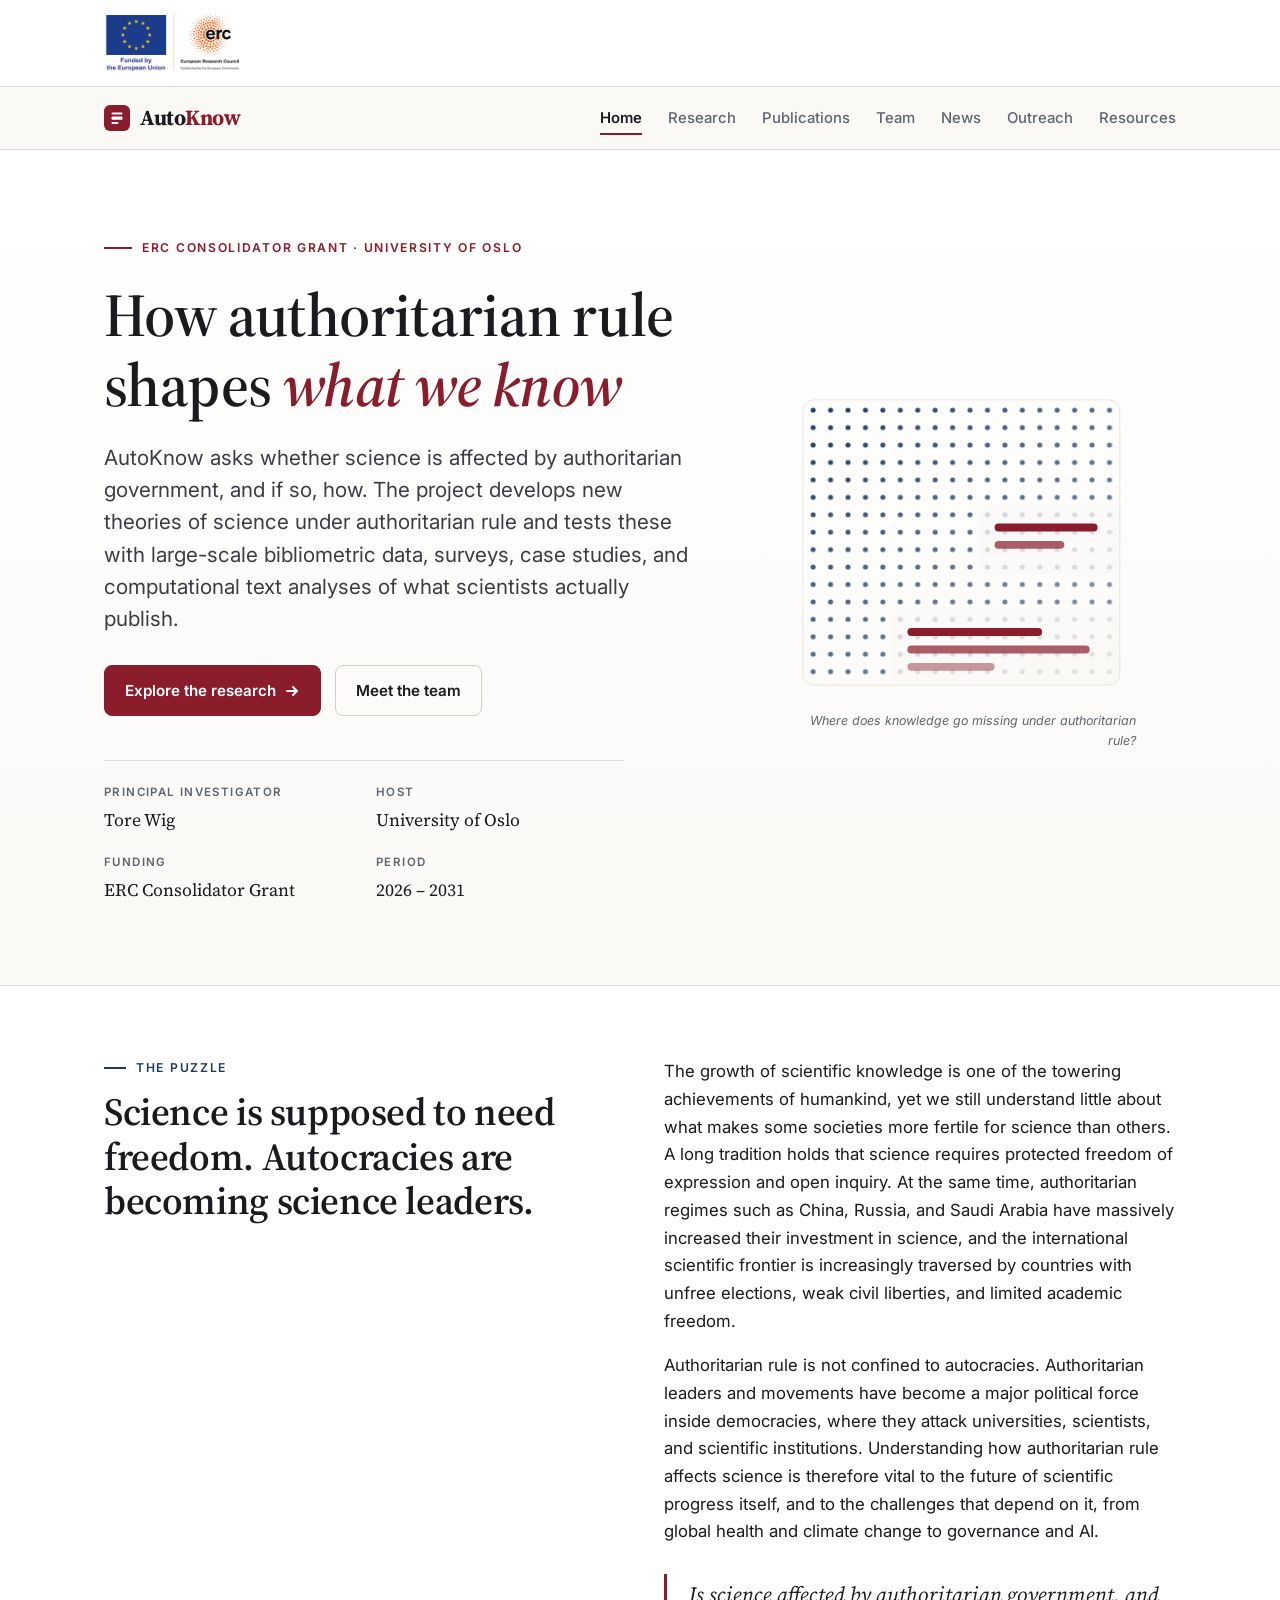
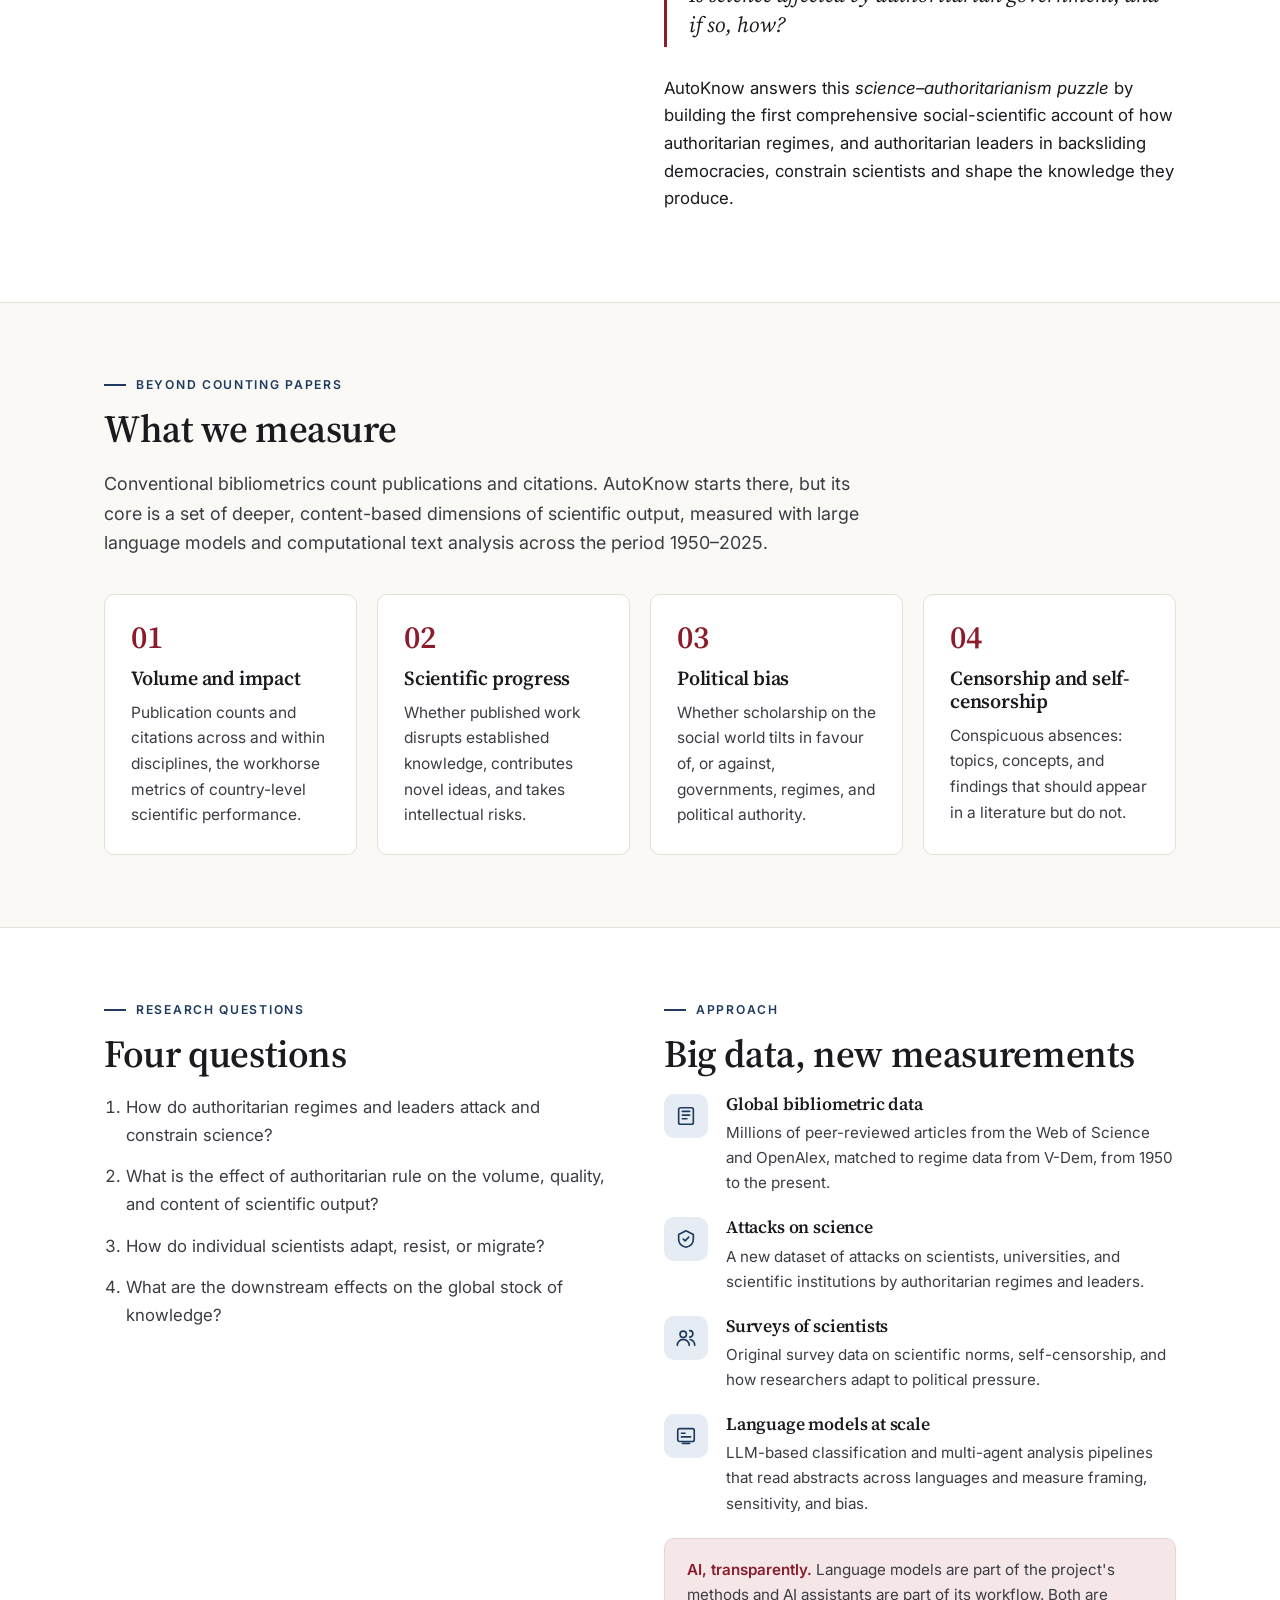
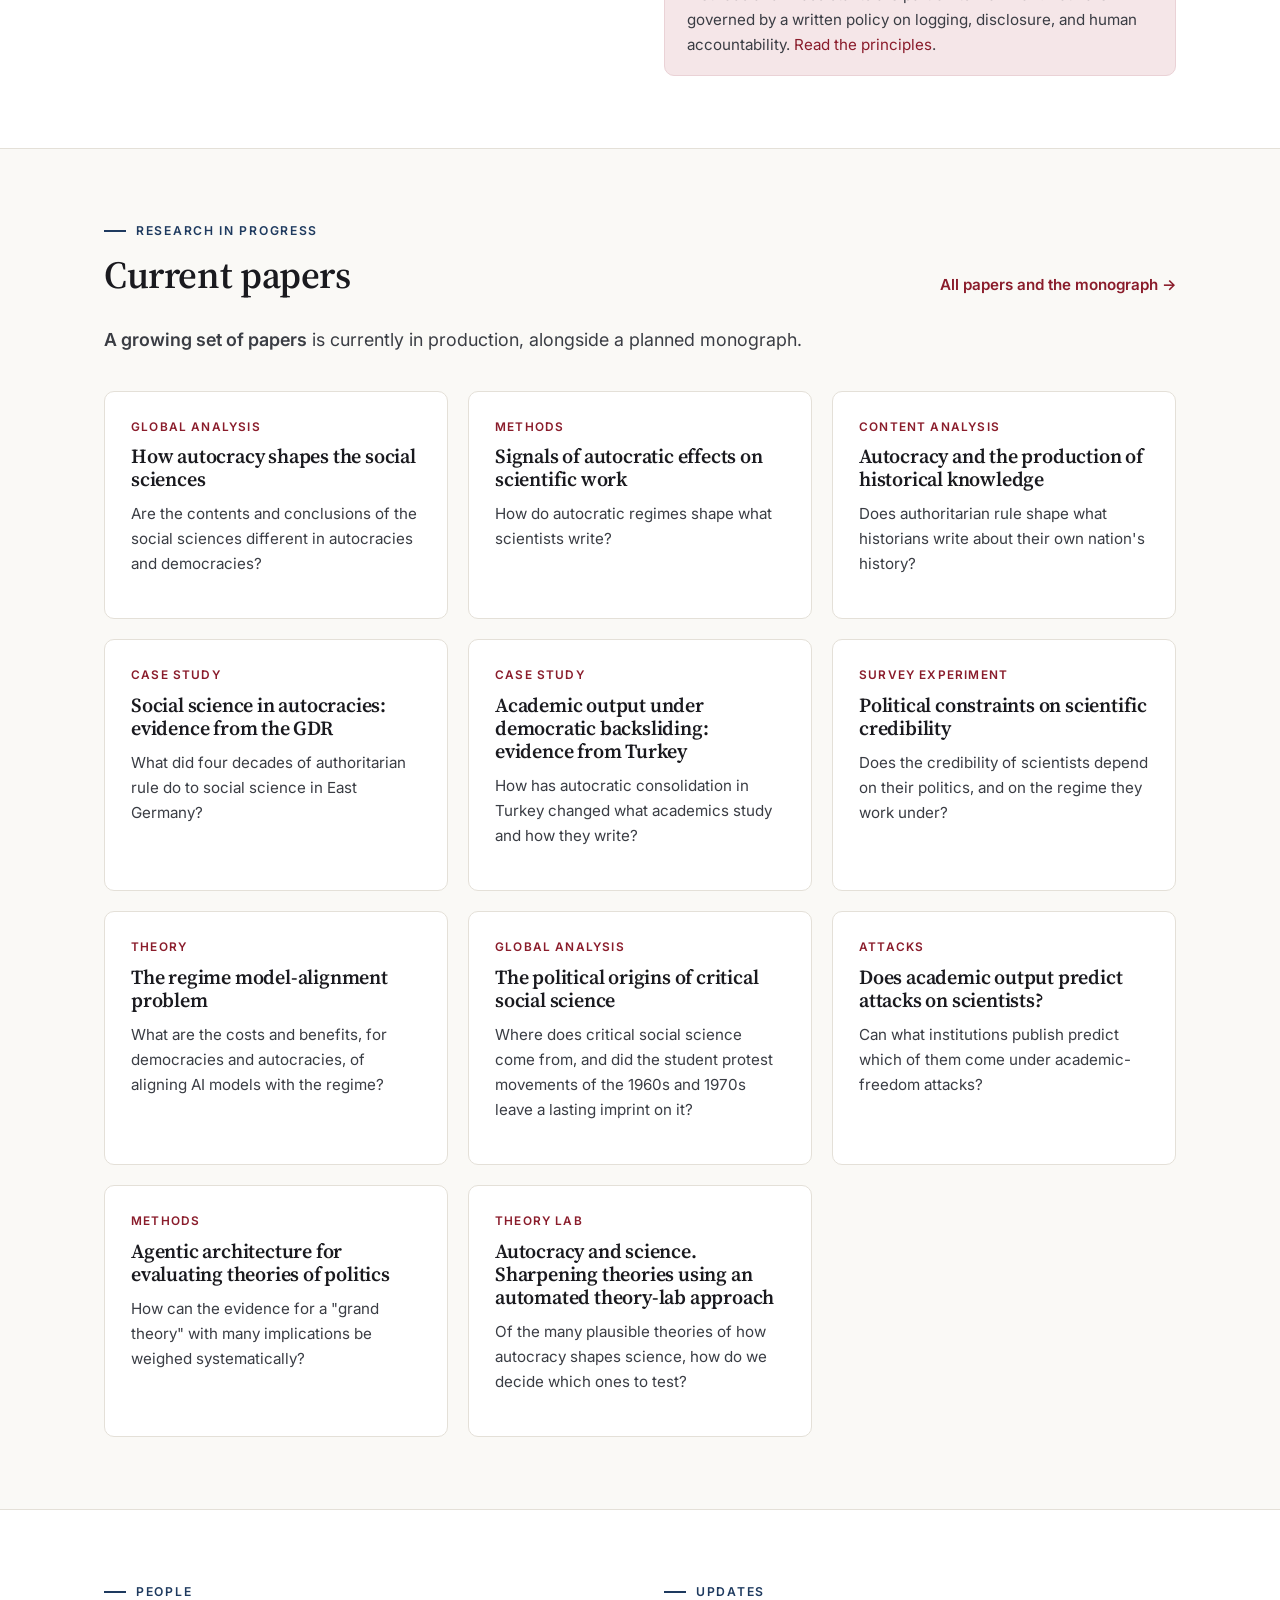
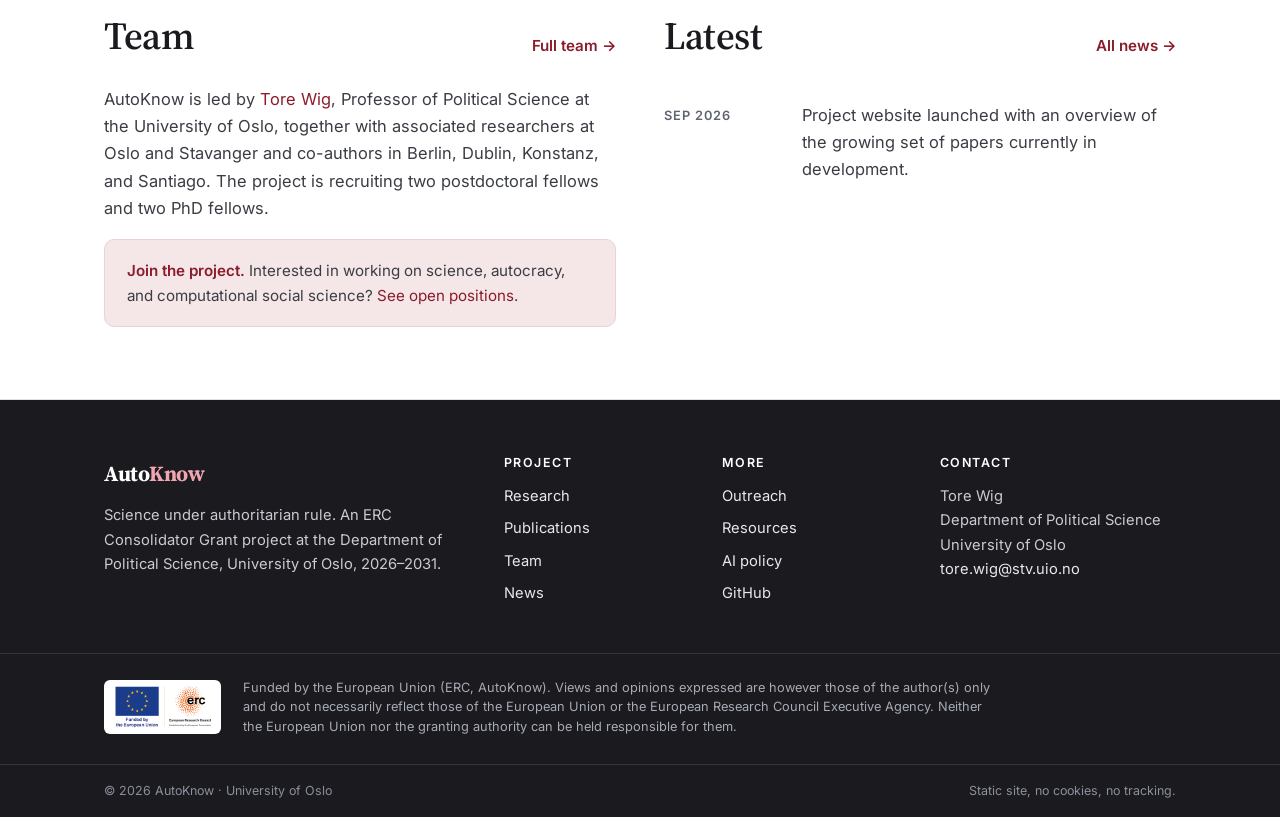
<file: index.html>
<!DOCTYPE html>
<html lang="en">
<head>
<meta charset="UTF-8">
<meta name="viewport" content="width=device-width, initial-scale=1.0">
<title>AutoKnow — Science under Authoritarian Rule</title>
<meta name="description" content="AutoKnow is an ERC Consolidator Grant project at the University of Oslo (PI Tore Wig) studying how authoritarian rule constrains science and shapes the production of scientific knowledge.">
<meta property="og:type" content="website">
<meta property="og:title" content="AutoKnow — Science under Authoritarian Rule">
<meta property="og:description" content="How does authoritarian rule constrain science and shape scientific knowledge? An ERC Consolidator Grant project at the University of Oslo.">
<meta property="og:site_name" content="AutoKnow">
<link rel="icon" href="assets/favicon.svg" type="image/svg+xml">
<link rel="preconnect" href="https://fonts.googleapis.com">
<link rel="preconnect" href="https://fonts.gstatic.com" crossorigin>
<link href="https://fonts.googleapis.com/css2?family=Inter:wght@400;500;600&family=Source+Serif+4:ital,opsz,wght@0,8..60,400;0,8..60,600;1,8..60,400&display=swap" rel="stylesheet">
<link rel="stylesheet" href="assets/style.css">
</head>
<body>
<a class="skip" href="#main">Skip to content</a>

<div class="masthead">
  <div class="wrap mast-inner">
    <a class="mast-erc" href="https://erc.europa.eu/" target="_blank" rel="noopener"><img src="assets/erc-eu-logo.png" alt="Funded by the European Union — European Research Council"></a>
  </div>
</div>

<nav class="nav" aria-label="Main">
  <div class="wrap">
    <a class="brand" href="index.html"><span class="mark" aria-hidden="true"><svg viewBox="0 0 64 64" fill="#fff"><rect x="10" y="10" width="44" height="8" rx="4"/><rect x="10" y="26" width="44" height="13" rx="4"/><rect x="10" y="48" width="28" height="8" rx="4"/></svg></span><span>Auto<em>Know</em></span></a>
    <button class="navtoggle" aria-expanded="false" aria-controls="navlinks" aria-label="Toggle navigation"><svg viewBox="0 0 20 20" fill="none" stroke="currentColor" stroke-width="2" stroke-linecap="round"><path d="M3 5h14M3 10h14M3 15h14"/></svg></button>
    <ul class="navlinks" id="navlinks">
      <li><a href="index.html" aria-current="page">Home</a></li>
      <li><a href="papers.html">Research</a></li>
      <li><a href="publications.html">Publications</a></li>
      <li><a href="team.html">Team</a></li>
      <li><a href="news.html">News</a></li>
      <li><a href="media.html">Outreach</a></li>
      <li><a href="links.html">Resources</a></li>
    </ul>
  </div>
</nav>

<main id="main">

<header class="hero">
  <div class="wrap">
    <div>
      <span class="eyebrow">ERC Consolidator Grant · University of Oslo</span>
      <h1>How authoritarian rule shapes <em>what we know</em></h1>
      <p class="lede">AutoKnow asks whether science is affected by authoritarian government, and if so, how. The project develops new theories of science under authoritarian rule and tests these with large-scale bibliometric data, surveys, case studies, and computational text analyses of what scientists actually publish.</p>
      <div class="hero-cta">
        <a class="btn" href="papers.html">Explore the research <svg viewBox="0 0 16 16" fill="none" stroke="currentColor" stroke-width="2" stroke-linecap="round" stroke-linejoin="round"><path d="M3 8h10M9 4l4 4-4 4"/></svg></a>
        <a class="btn ghost" href="team.html">Meet the team</a>
      </div>
      <div class="facts">
        <div class="fact"><b>Principal investigator</b><span>Tore Wig</span></div>
        <div class="fact"><b>Host</b><span>University of Oslo</span></div>
        <div class="fact"><b>Funding</b><span>ERC Consolidator Grant</span></div>
        <div class="fact"><b>Period</b><span>2026 – 2031</span></div>
      </div>
    </div>
    <figure class="hero-art" aria-hidden="true">
      <svg viewBox="0 0 440 400" xmlns="http://www.w3.org/2000/svg">
        <defs>
          <pattern id="dots" width="22" height="22" patternUnits="userSpaceOnUse"><circle cx="11" cy="11" r="3.2" fill="#1e3a5f"/></pattern>
          <pattern id="dotsfade" width="22" height="22" patternUnits="userSpaceOnUse"><circle cx="11" cy="11" r="3.2" fill="#1e3a5f" opacity=".18"/></pattern>
          <linearGradient id="fade" x1="0" y1="0" x2="1" y2="1"><stop offset="0" stop-color="#fff" stop-opacity="0"/><stop offset="1" stop-color="#faf9f6" stop-opacity="1"/></linearGradient>
        </defs>
        <rect x="20" y="20" width="400" height="360" rx="14" fill="url(#dots)"/>
        <!-- suppressed regions -->
        <rect x="240" y="152" width="180" height="88" rx="6" fill="url(#dotsfade)"/>
        <rect x="240" y="152" width="180" height="88" rx="6" fill="#faf9f6" opacity=".75"/>
        <rect x="130" y="284" width="290" height="96" rx="6" fill="url(#dotsfade)"/>
        <rect x="130" y="284" width="290" height="96" rx="6" fill="#faf9f6" opacity=".75"/>
        <rect x="20" y="20" width="400" height="360" rx="14" fill="url(#fade)" opacity=".55"/>
        <!-- redaction bars -->
        <rect x="262" y="176" width="130" height="10" rx="5" fill="#8a1c2b"/>
        <rect x="262" y="198" width="88" height="10" rx="5" fill="#8a1c2b" opacity=".7"/>
        <rect x="152" y="308" width="170" height="10" rx="5" fill="#8a1c2b"/>
        <rect x="152" y="330" width="230" height="10" rx="5" fill="#8a1c2b" opacity=".7"/>
        <rect x="152" y="352" width="110" height="10" rx="5" fill="#8a1c2b" opacity=".45"/>
        <rect x="20" y="20" width="400" height="360" rx="14" fill="none" stroke="#e4e0d8"/>
      </svg>
      <figcaption>Where does knowledge go missing under authoritarian rule?</figcaption>
    </figure>
  </div>
</header>

<!-- THE PUZZLE -->
<section class="alt">
  <div class="wrap two-col">
    <div>
      <p class="kicker">The puzzle</p>
      <h2>Science is supposed to need freedom. Autocracies are becoming science leaders.</h2>
    </div>
    <div class="prose">
      <p>The growth of scientific knowledge is one of the towering achievements of humankind, yet we still understand little about what makes some societies more fertile for science than others. A long tradition holds that science requires protected freedom of expression and open inquiry. At the same time, authoritarian regimes such as China, Russia, and Saudi Arabia have massively increased their investment in science, and the international scientific frontier is increasingly traversed by countries with unfree elections, weak civil liberties, and limited academic freedom.</p>
      <p>Authoritarian rule is not confined to autocracies. Authoritarian leaders and movements have become a major political force inside democracies, where they attack universities, scientists, and scientific institutions. Understanding how authoritarian rule affects science is therefore vital to the future of scientific progress itself, and to the challenges that depend on it, from global health and climate change to governance and AI.</p>
      <div class="pull">Is science affected by authoritarian government, and if so, how?</div>
      <p>AutoKnow answers this <em>science–authoritarianism puzzle</em> by building the first comprehensive social-scientific account of how authoritarian regimes, and authoritarian leaders in backsliding democracies, constrain scientists and shape the knowledge they produce.</p>
    </div>
  </div>
</section>

<!-- WHAT WE MEASURE -->
<section>
  <div class="wrap">
    <p class="kicker">Beyond counting papers</p>
    <h2>What we measure</h2>
    <p class="intro">Conventional bibliometrics count publications and citations. AutoKnow starts there, but its core is a set of deeper, content-based dimensions of scientific output, measured with large language models and computational text analysis across the period 1950–2025.</p>
    <div class="grid grid-4">
      <div class="card"><div class="num">01</div><h3>Volume and impact</h3><p>Publication counts and citations across and within disciplines, the workhorse metrics of country-level scientific performance.</p></div>
      <div class="card"><div class="num">02</div><h3>Scientific progress</h3><p>Whether published work disrupts established knowledge, contributes novel ideas, and takes intellectual risks.</p></div>
      <div class="card"><div class="num">03</div><h3>Political bias</h3><p>Whether scholarship on the social world tilts in favour of, or against, governments, regimes, and political authority.</p></div>
      <div class="card"><div class="num">04</div><h3>Censorship and self-censorship</h3><p>Conspicuous absences: topics, concepts, and findings that should appear in a literature but do not.</p></div>
    </div>
  </div>
</section>

<!-- QUESTIONS + APPROACH -->
<section class="alt">
  <div class="wrap two-col">
    <div>
      <p class="kicker">Research questions</p>
      <h2>Four questions</h2>
      <ol style="padding-left:22px;margin:0;font-size:1.05rem;color:var(--ink-2);display:grid;gap:14px">
        <li>How do authoritarian regimes and leaders attack and constrain science?</li>
        <li>What is the effect of authoritarian rule on the volume, quality, and content of scientific output?</li>
        <li>How do individual scientists adapt, resist, or migrate?</li>
        <li>What are the downstream effects on the global stock of knowledge?</li>
      </ol>
    </div>
    <div>
      <p class="kicker">Approach</p>
      <h2>Big data, new measurements</h2>
      <div style="display:grid;gap:22px;margin-top:8px">
        <div class="feature"><div class="ico"><svg viewBox="0 0 24 24" fill="none" stroke="currentColor" stroke-width="1.8" stroke-linecap="round" stroke-linejoin="round"><path d="M4 19V5a2 2 0 0 1 2-2h12a2 2 0 0 1 2 2v14M4 19a2 2 0 0 0 2 2h12a2 2 0 0 0 2-2M8 7h8M8 11h8M8 15h5"/></svg></div><div><h3>Global bibliometric data</h3><p>Millions of peer-reviewed articles from the Web of Science and OpenAlex, matched to regime data from V-Dem, from 1950 to the present.</p></div></div>
        <div class="feature"><div class="ico"><svg viewBox="0 0 24 24" fill="none" stroke="currentColor" stroke-width="1.8" stroke-linecap="round" stroke-linejoin="round"><path d="M12 3l8 4v5c0 5-3.5 8-8 9-4.5-1-8-4-8-9V7l8-4z"/><path d="M9 12l2 2 4-4"/></svg></div><div><h3>Attacks on science</h3><p>A new dataset of attacks on scientists, universities, and scientific institutions by authoritarian regimes and leaders.</p></div></div>
        <div class="feature"><div class="ico"><svg viewBox="0 0 24 24" fill="none" stroke="currentColor" stroke-width="1.8" stroke-linecap="round" stroke-linejoin="round"><circle cx="9" cy="8" r="3.5"/><path d="M2.5 20a6.5 6.5 0 0 1 13 0"/><path d="M16 4a3.5 3.5 0 0 1 0 7M21.5 20a6.5 6.5 0 0 0-5-6.3"/></svg></div><div><h3>Surveys of scientists</h3><p>Original survey data on scientific norms, self-censorship, and how researchers adapt to political pressure.</p></div></div>
        <div class="feature"><div class="ico"><svg viewBox="0 0 24 24" fill="none" stroke="currentColor" stroke-width="1.8" stroke-linecap="round" stroke-linejoin="round"><rect x="3" y="4" width="18" height="14" rx="2"/><path d="M8 20h8M7 9h4M7 13h10"/></svg></div><div><h3>Language models at scale</h3><p>LLM-based classification and multi-agent analysis pipelines that read abstracts across languages and measure framing, sensitivity, and bias.</p></div></div>
      </div>
      <div class="callout" style="margin-top:22px"><b>AI, transparently.</b> Language models are part of the project's methods and AI assistants are part of its workflow. Both are governed by a written policy on logging, disclosure, and human accountability. <a href="papers.html#ai-policy">Read the principles</a>.</div>
    </div>
  </div>
</section>

<!-- PAPERS PREVIEW -->
<section>
  <div class="wrap">
    <div class="sec-head">
      <div><p class="kicker">Research in progress</p><h2>Current papers</h2></div>
      <a class="more" href="papers.html">All papers and the monograph →</a>
    </div>
    <p class="intro"><strong>A growing set of papers</strong> is currently in production, alongside a planned monograph.</p>
    <div class="papers">
      <article class="paper">
        <div class="pid">Global analysis</div>
        <h3><a href="papers.html#p01">How autocracy shapes the social sciences</a></h3>
        <p>Are the contents and conclusions of the social sciences different in autocracies and democracies?</p>
      </article>
      <article class="paper">
        <div class="pid">Methods</div>
        <h3><a href="papers.html#p02">Signals of autocratic effects on scientific work</a></h3>
        <p>How do autocratic regimes shape what scientists write?</p>
      </article>
      <article class="paper">
        <div class="pid">Content analysis</div>
        <h3><a href="papers.html#p03">Autocracy and the production of historical knowledge</a></h3>
        <p>Does authoritarian rule shape what historians write about their own nation's history?</p>
      </article>
      <article class="paper">
        <div class="pid">Case study</div>
        <h3><a href="papers.html#p06">Social science in autocracies: evidence from the GDR</a></h3>
        <p>What did four decades of authoritarian rule do to social science in East Germany?</p>
      </article>
      <article class="paper">
        <div class="pid">Case study</div>
        <h3><a href="papers.html#p08">Academic output under democratic backsliding: evidence from Turkey</a></h3>
        <p>How has autocratic consolidation in Turkey changed what academics study and how they write?</p>
      </article>
      <article class="paper">
        <div class="pid">Survey experiment</div>
        <h3><a href="papers.html#p09">Political constraints on scientific credibility</a></h3>
        <p>Does the credibility of scientists depend on their politics, and on the regime they work under?</p>
      </article>
      <article class="paper">
        <div class="pid">Theory</div>
        <h3><a href="papers.html#p10">The regime model-alignment problem</a></h3>
        <p>What are the costs and benefits, for democracies and autocracies, of aligning AI models with the regime?</p>
      </article>
      <article class="paper">
        <div class="pid">Global analysis</div>
        <h3><a href="papers.html#critical">The political origins of critical social science</a></h3>
        <p>Where does critical social science come from, and did the student protest movements of the 1960s and 1970s leave a lasting imprint on it?</p>
      </article>
      <article class="paper">
        <div class="pid">Attacks</div>
        <h3><a href="papers.html#attacks">Does academic output predict attacks on scientists?</a></h3>
        <p>Can what institutions publish predict which of them come under academic-freedom attacks?</p>
      </article>
      <article class="paper">
        <div class="pid">Methods</div>
        <h3><a href="papers.html#agentic">Agentic architecture for evaluating theories of politics</a></h3>
        <p>How can the evidence for a "grand theory" with many implications be weighed systematically?</p>
      </article>
      <article class="paper">
        <div class="pid">Theory Lab</div>
        <h3><a href="papers.html#theorylab">Autocracy and science. Sharpening theories using an automated theory-lab approach</a></h3>
        <p>Of the many plausible theories of how autocracy shapes science, how do we decide which ones to test?</p>
      </article>
    </div>
  </div>
</section>

<!-- TEAM + NEWS -->
<section class="alt">
  <div class="wrap two-col">
    <div>
      <div class="sec-head"><div><p class="kicker">People</p><h2>Team</h2></div><a class="more" href="team.html">Full team →</a></div>
      <p style="color:var(--ink-2)">AutoKnow is led by <a href="team.html">Tore Wig</a>, Professor of Political Science at the University of Oslo, together with associated researchers at Oslo and Stavanger and co-authors in Berlin, Dublin, Konstanz, and Santiago. The project is recruiting two postdoctoral fellows and two PhD fellows.</p>
      <div class="callout"><b>Join the project.</b> Interested in working on science, autocracy, and computational social science? <a href="team.html#positions">See open positions</a>.</div>
    </div>
    <div>
      <div class="sec-head"><div><p class="kicker">Updates</p><h2>Latest</h2></div><a class="more" href="news.html">All news →</a></div>
      <div class="newslist">
        <div class="newsitem"><time>Sep 2026</time><p>Project website launched with an overview of the growing set of papers currently in development.</p></div>
      </div>
    </div>
  </div>
</section>

</main>

<footer>
  <div class="wrap foot-grid">
    <div>
      <a class="brand" href="index.html"><span>Auto<em>Know</em></span></a>
      <p>Science under authoritarian rule. An ERC Consolidator Grant project at the Department of Political Science, University of Oslo, 2026–2031.</p>
    </div>
    <div>
      <h4>Project</h4>
      <ul><li><a href="papers.html">Research</a></li><li><a href="publications.html">Publications</a></li><li><a href="team.html">Team</a></li><li><a href="news.html">News</a></li></ul>
    </div>
    <div>
      <h4>More</h4>
      <ul><li><a href="media.html">Outreach</a></li><li><a href="links.html">Resources</a></li><li><a href="papers.html#ai-policy">AI policy</a></li><li><a href="https://github.com/torewig" target="_blank" rel="noopener">GitHub</a></li></ul>
    </div>
    <div>
      <h4>Contact</h4>
      <p>Tore Wig<br>Department of Political Science<br>University of Oslo<br><a href="mailto:tore.wig@stv.uio.no">tore.wig@stv.uio.no</a></p>
    </div>
  </div>
  <div class="funding">
    <div class="wrap">
      <img src="assets/erc-eu-logo.png" alt="Funded by the European Union — European Research Council">
      <span>Funded by the European Union (ERC, AutoKnow). Views and opinions expressed are however those of the author(s) only and do not necessarily reflect those of the European Union or the European Research Council Executive Agency. Neither the European Union nor the granting authority can be held responsible for them.</span>
    </div>
  </div>
  <div class="colophon"><div class="wrap"><span>© <span data-year>2026</span> AutoKnow · University of Oslo</span><span>Static site, no cookies, no tracking.</span></div></div>
</footer>

<script src="assets/site.js"></script>
</body>
</html>
</file>
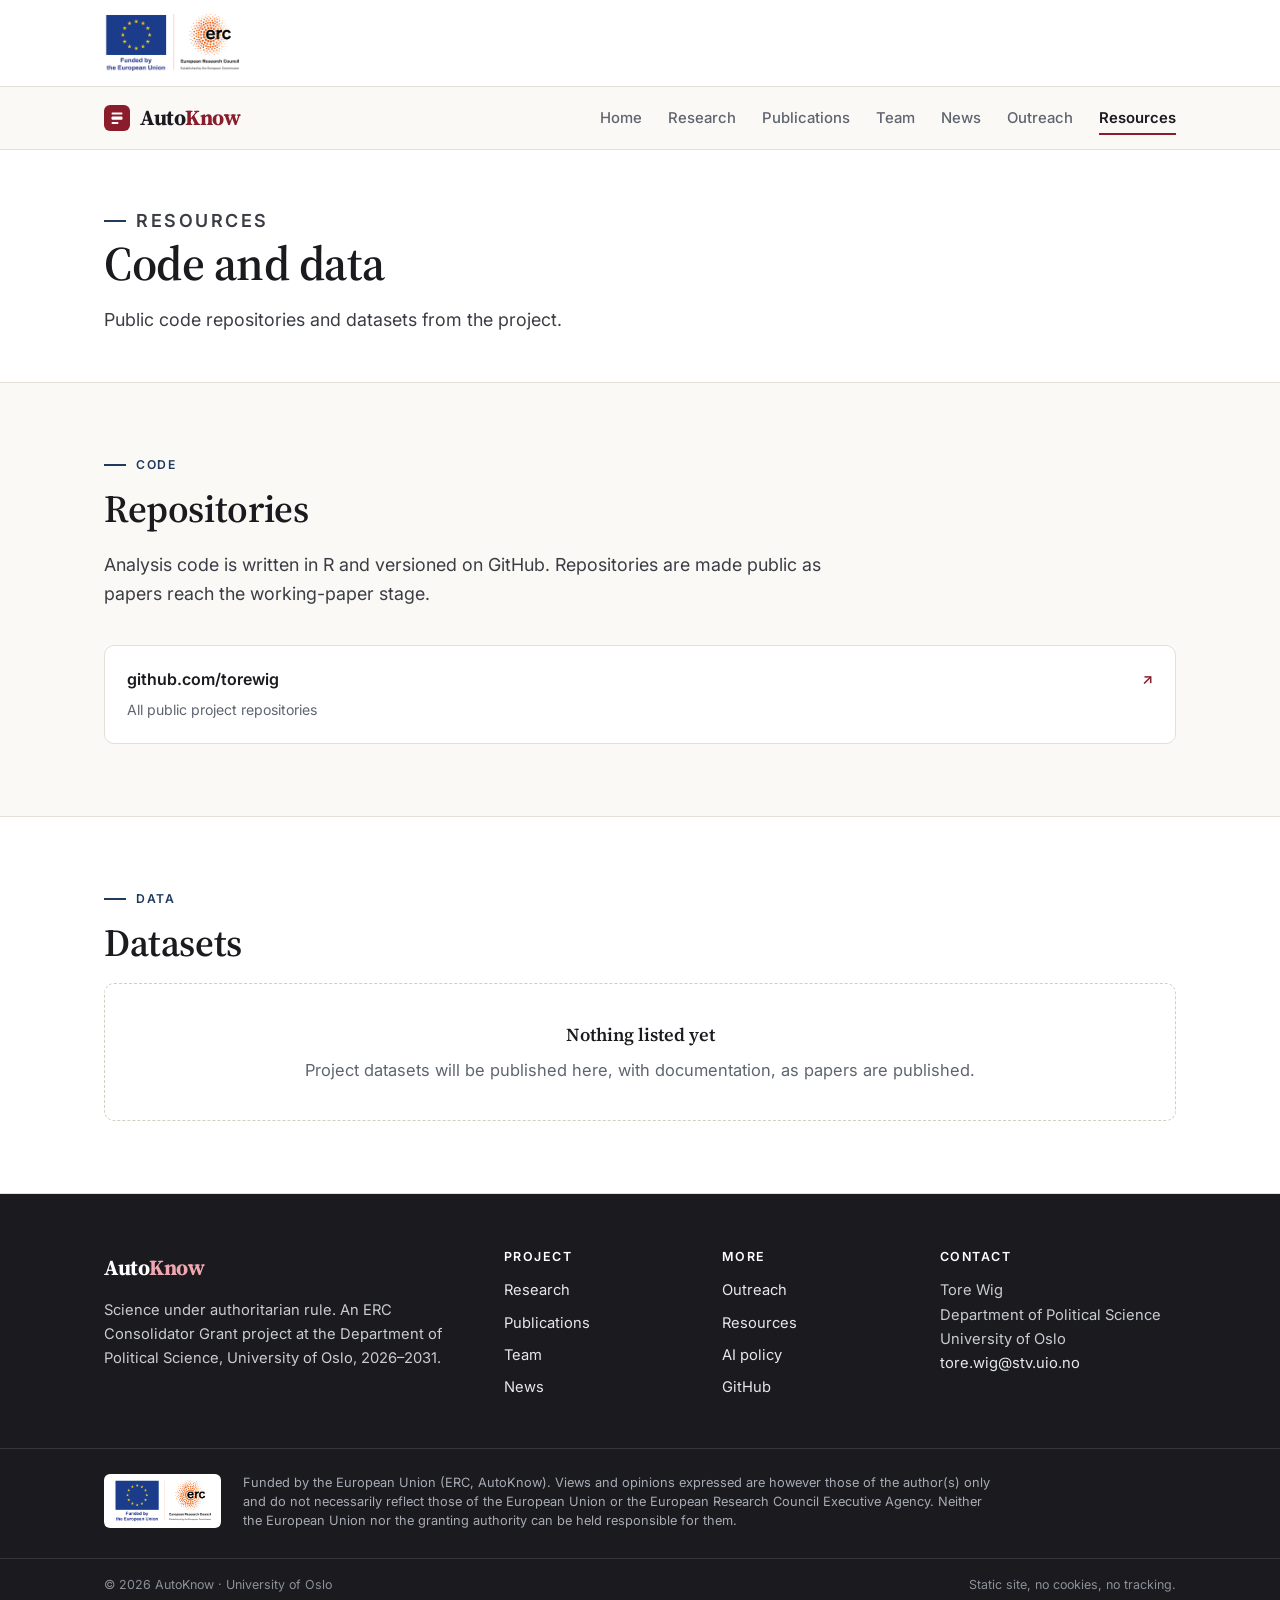
<file: links.html>
<!DOCTYPE html>
<html lang="en">
<head>
<meta charset="UTF-8">
<meta name="viewport" content="width=device-width, initial-scale=1.0">
<title>Resources — AutoKnow</title>
<meta name="description" content="Code repositories and datasets from the AutoKnow ERC project.">
<meta property="og:title" content="Resources — AutoKnow">
<link rel="icon" href="assets/favicon.svg" type="image/svg+xml">
<link rel="preconnect" href="https://fonts.googleapis.com">
<link rel="preconnect" href="https://fonts.gstatic.com" crossorigin>
<link href="https://fonts.googleapis.com/css2?family=Inter:wght@400;500;600&family=Source+Serif+4:ital,opsz,wght@0,8..60,400;0,8..60,600;1,8..60,400&display=swap" rel="stylesheet">
<link rel="stylesheet" href="assets/style.css">
</head>
<body>
<a class="skip" href="#main">Skip to content</a>

<div class="masthead">
  <div class="wrap mast-inner">
    <a class="mast-erc" href="https://erc.europa.eu/" target="_blank" rel="noopener"><img src="assets/erc-eu-logo.png" alt="Funded by the European Union — European Research Council"></a>
  </div>
</div>

<nav class="nav" aria-label="Main">
  <div class="wrap">
    <a class="brand" href="index.html"><span class="mark" aria-hidden="true"><svg viewBox="0 0 64 64" fill="#fff"><rect x="10" y="10" width="44" height="8" rx="4"/><rect x="10" y="26" width="44" height="13" rx="4"/><rect x="10" y="48" width="28" height="8" rx="4"/></svg></span><span>Auto<em>Know</em></span></a>
    <button class="navtoggle" aria-expanded="false" aria-controls="navlinks" aria-label="Toggle navigation"><svg viewBox="0 0 20 20" fill="none" stroke="currentColor" stroke-width="2" stroke-linecap="round"><path d="M3 5h14M3 10h14M3 15h14"/></svg></button>
    <ul class="navlinks" id="navlinks">
      <li><a href="index.html">Home</a></li>
      <li><a href="papers.html">Research</a></li>
      <li><a href="publications.html">Publications</a></li>
      <li><a href="team.html">Team</a></li>
      <li><a href="news.html">News</a></li>
      <li><a href="media.html">Outreach</a></li>
      <li><a href="links.html" aria-current="page">Resources</a></li>
    </ul>
  </div>
</nav>

<main id="main">

<div class="pagehead">
  <div class="wrap">
    <p class="kicker">Resources</p>
    <h1>Code and data</h1>
    <p>Public code repositories and datasets from the project.</p>
  </div>
</div>

<section>
  <div class="wrap">
    <p class="kicker">Code</p>
    <h2>Repositories</h2>
    <p class="intro">Analysis code is written in R and versioned on GitHub. Repositories are made public as papers reach the working-paper stage.</p>
    <div class="linkgrid">
      <a class="linkcard" href="https://github.com/torewig" target="_blank" rel="noopener"><b>github.com/torewig</b><span>All public project repositories</span></a>
    </div>
  </div>
</section>

<section class="alt">
  <div class="wrap">
    <p class="kicker">Data</p>
    <h2>Datasets</h2>
    <div class="empty">
      <strong>Nothing listed yet</strong>
      Project datasets will be published here, with documentation, as papers are published.
    </div>
  </div>
</section>

</main>

<footer>
  <div class="wrap foot-grid">
    <div>
      <a class="brand" href="index.html"><span>Auto<em>Know</em></span></a>
      <p>Science under authoritarian rule. An ERC Consolidator Grant project at the Department of Political Science, University of Oslo, 2026–2031.</p>
    </div>
    <div>
      <h4>Project</h4>
      <ul><li><a href="papers.html">Research</a></li><li><a href="publications.html">Publications</a></li><li><a href="team.html">Team</a></li><li><a href="news.html">News</a></li></ul>
    </div>
    <div>
      <h4>More</h4>
      <ul><li><a href="media.html">Outreach</a></li><li><a href="links.html">Resources</a></li><li><a href="papers.html#ai-policy">AI policy</a></li><li><a href="https://github.com/torewig" target="_blank" rel="noopener">GitHub</a></li></ul>
    </div>
    <div>
      <h4>Contact</h4>
      <p>Tore Wig<br>Department of Political Science<br>University of Oslo<br><a href="mailto:tore.wig@stv.uio.no">tore.wig@stv.uio.no</a></p>
    </div>
  </div>
  <div class="funding">
    <div class="wrap">
      <img src="assets/erc-eu-logo.png" alt="Funded by the European Union — European Research Council">
      <span>Funded by the European Union (ERC, AutoKnow). Views and opinions expressed are however those of the author(s) only and do not necessarily reflect those of the European Union or the European Research Council Executive Agency. Neither the European Union nor the granting authority can be held responsible for them.</span>
    </div>
  </div>
  <div class="colophon"><div class="wrap"><span>© <span data-year>2026</span> AutoKnow · University of Oslo</span><span>Static site, no cookies, no tracking.</span></div></div>
</footer>

<script src="assets/site.js"></script>
</body>
</html>
</file>
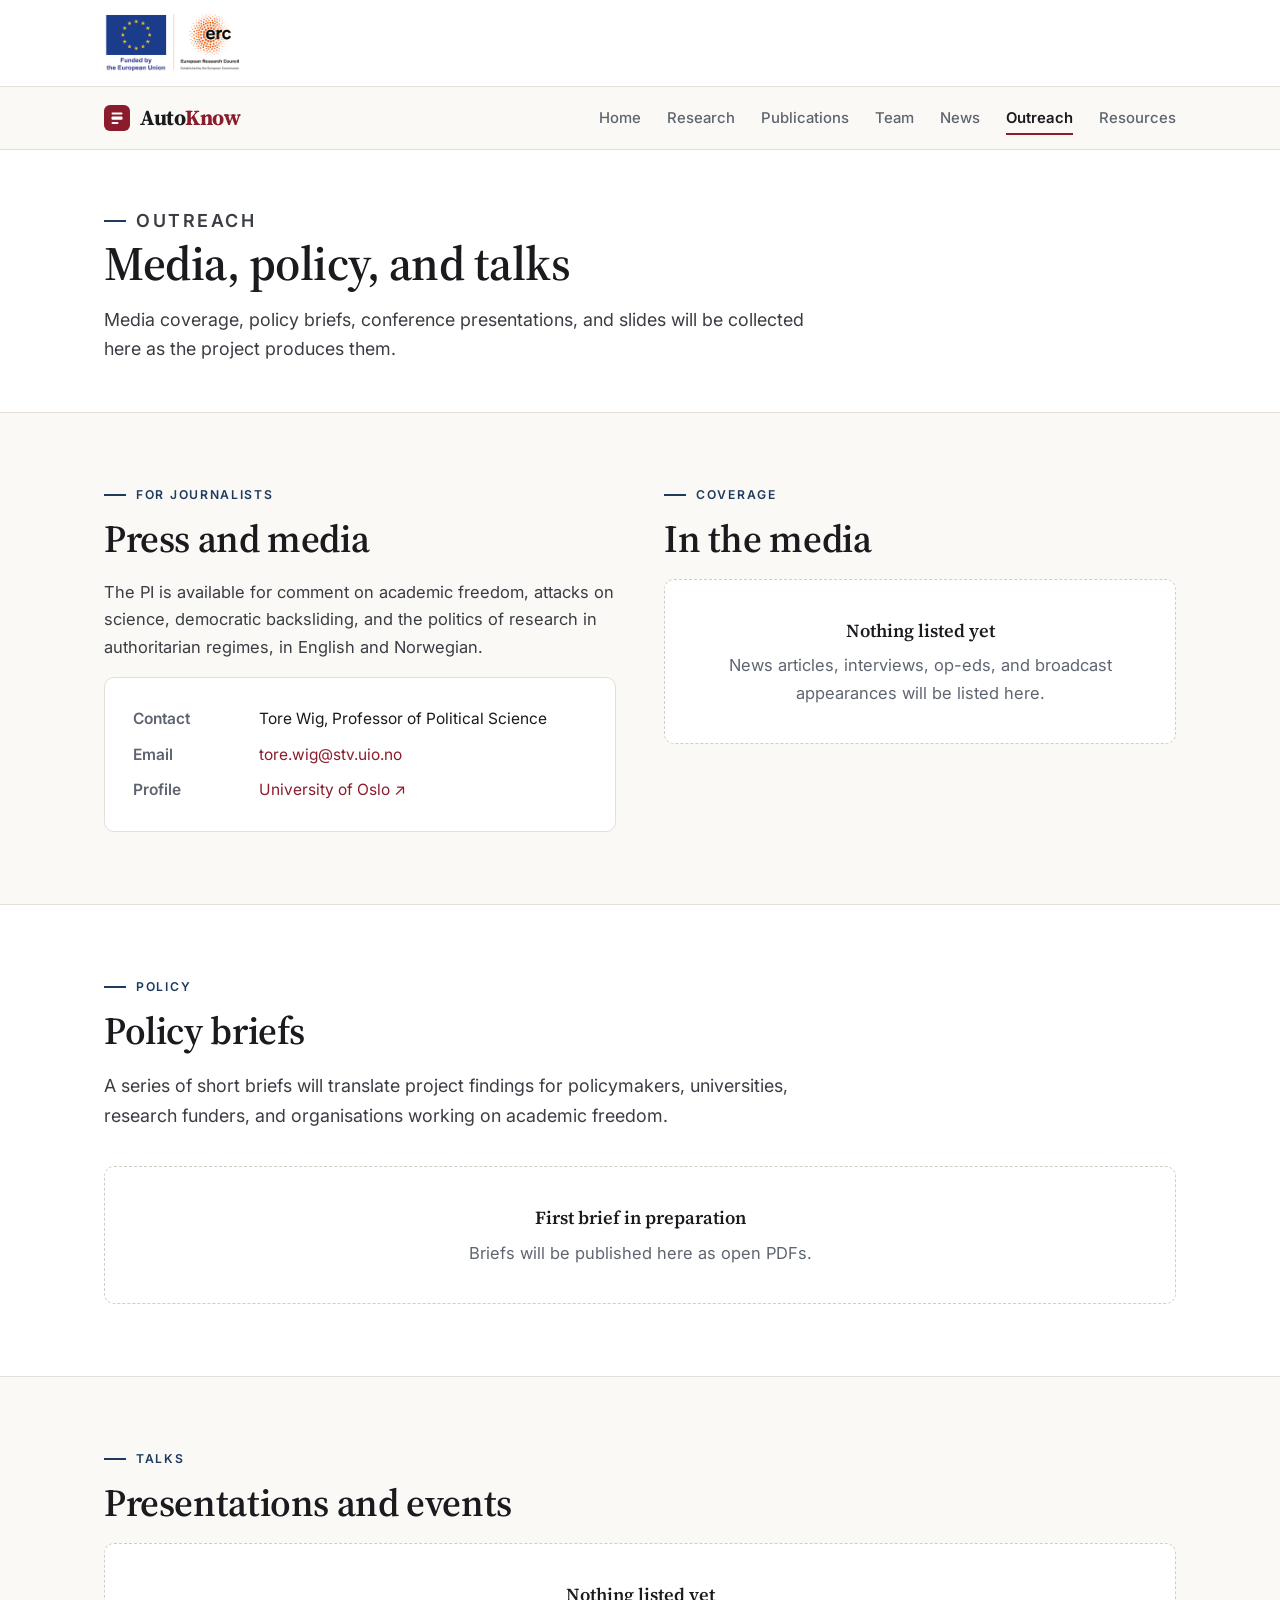
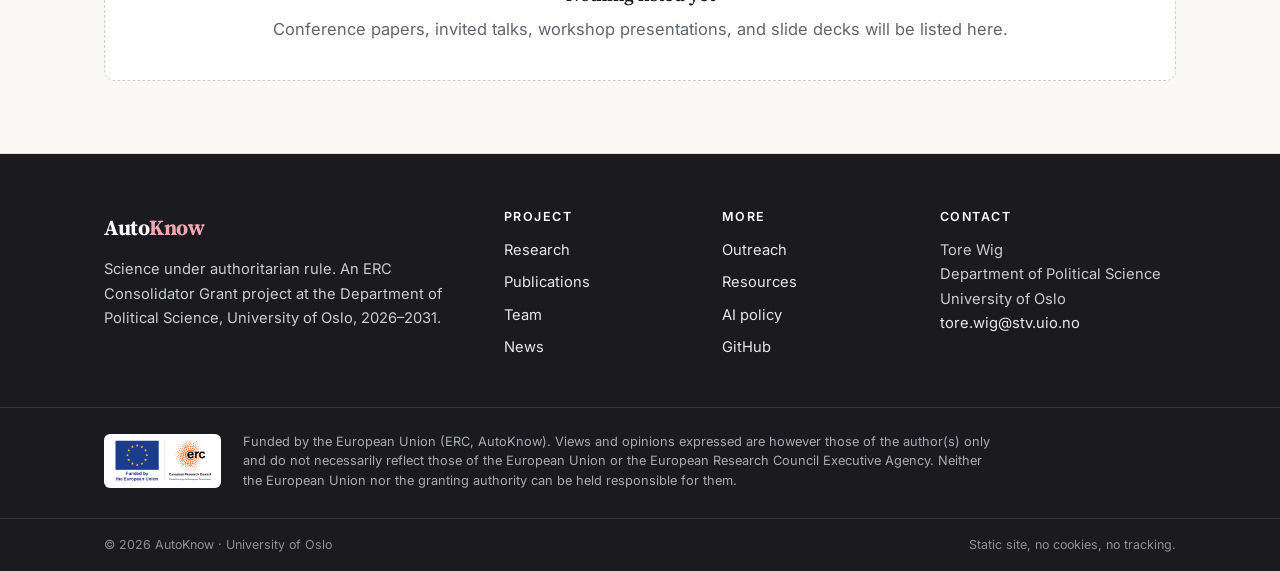
<file: media.html>
<!DOCTYPE html>
<html lang="en">
<head>
<meta charset="UTF-8">
<meta name="viewport" content="width=device-width, initial-scale=1.0">
<title>Outreach — AutoKnow</title>
<meta name="description" content="Media coverage, policy briefs, talks, and presentations from the AutoKnow ERC project.">
<meta property="og:title" content="Outreach — AutoKnow">
<link rel="icon" href="assets/favicon.svg" type="image/svg+xml">
<link rel="preconnect" href="https://fonts.googleapis.com">
<link rel="preconnect" href="https://fonts.gstatic.com" crossorigin>
<link href="https://fonts.googleapis.com/css2?family=Inter:wght@400;500;600&family=Source+Serif+4:ital,opsz,wght@0,8..60,400;0,8..60,600;1,8..60,400&display=swap" rel="stylesheet">
<link rel="stylesheet" href="assets/style.css">
</head>
<body>
<a class="skip" href="#main">Skip to content</a>

<div class="masthead">
  <div class="wrap mast-inner">
    <a class="mast-erc" href="https://erc.europa.eu/" target="_blank" rel="noopener"><img src="assets/erc-eu-logo.png" alt="Funded by the European Union — European Research Council"></a>
  </div>
</div>

<nav class="nav" aria-label="Main">
  <div class="wrap">
    <a class="brand" href="index.html"><span class="mark" aria-hidden="true"><svg viewBox="0 0 64 64" fill="#fff"><rect x="10" y="10" width="44" height="8" rx="4"/><rect x="10" y="26" width="44" height="13" rx="4"/><rect x="10" y="48" width="28" height="8" rx="4"/></svg></span><span>Auto<em>Know</em></span></a>
    <button class="navtoggle" aria-expanded="false" aria-controls="navlinks" aria-label="Toggle navigation"><svg viewBox="0 0 20 20" fill="none" stroke="currentColor" stroke-width="2" stroke-linecap="round"><path d="M3 5h14M3 10h14M3 15h14"/></svg></button>
    <ul class="navlinks" id="navlinks">
      <li><a href="index.html">Home</a></li>
      <li><a href="papers.html">Research</a></li>
      <li><a href="publications.html">Publications</a></li>
      <li><a href="team.html">Team</a></li>
      <li><a href="news.html">News</a></li>
      <li><a href="media.html" aria-current="page">Outreach</a></li>
      <li><a href="links.html">Resources</a></li>
    </ul>
  </div>
</nav>

<main id="main">

<div class="pagehead">
  <div class="wrap">
    <p class="kicker">Outreach</p>
    <h1>Media, policy, and talks</h1>
    <p>Media coverage, policy briefs, conference presentations, and slides will be collected here as the project produces them.</p>
  </div>
</div>

<section>
  <div class="wrap two-col">
    <div>
      <p class="kicker">For journalists</p>
      <h2>Press and media</h2>
      <p style="color:var(--ink-2)">The PI is available for comment on academic freedom, attacks on science, democratic backsliding, and the politics of research in authoritarian regimes, in English and Norwegian.</p>
      <div class="contact-box">
        <dl>
          <dt>Contact</dt><dd>Tore Wig, Professor of Political Science</dd>
          <dt>Email</dt><dd><a href="mailto:tore.wig@stv.uio.no">tore.wig@stv.uio.no</a></dd>
          <dt>Profile</dt><dd><a href="https://www.sv.uio.no/isv/english/people/aca/torewig/index.html" target="_blank" rel="noopener">University of Oslo ↗</a></dd>
        </dl>
      </div>
    </div>
    <div>
      <p class="kicker">Coverage</p>
      <h2>In the media</h2>
      <div class="empty">
        <strong>Nothing listed yet</strong>
        News articles, interviews, op-eds, and broadcast appearances will be listed here.
      </div>
    </div>
  </div>
</section>

<section class="alt">
  <div class="wrap">
    <p class="kicker">Policy</p>
    <h2>Policy briefs</h2>
    <p class="intro">A series of short briefs will translate project findings for policymakers, universities, research funders, and organisations working on academic freedom.</p>
    <div class="empty">
      <strong>First brief in preparation</strong>
      Briefs will be published here as open PDFs.
    </div>
  </div>
</section>

<section>
  <div class="wrap">
    <p class="kicker">Talks</p>
    <h2>Presentations and events</h2>
    <div class="empty">
      <strong>Nothing listed yet</strong>
      Conference papers, invited talks, workshop presentations, and slide decks will be listed here.
    </div>
  </div>
</section>

</main>

<footer>
  <div class="wrap foot-grid">
    <div>
      <a class="brand" href="index.html"><span>Auto<em>Know</em></span></a>
      <p>Science under authoritarian rule. An ERC Consolidator Grant project at the Department of Political Science, University of Oslo, 2026–2031.</p>
    </div>
    <div>
      <h4>Project</h4>
      <ul><li><a href="papers.html">Research</a></li><li><a href="publications.html">Publications</a></li><li><a href="team.html">Team</a></li><li><a href="news.html">News</a></li></ul>
    </div>
    <div>
      <h4>More</h4>
      <ul><li><a href="media.html">Outreach</a></li><li><a href="links.html">Resources</a></li><li><a href="papers.html#ai-policy">AI policy</a></li><li><a href="https://github.com/torewig" target="_blank" rel="noopener">GitHub</a></li></ul>
    </div>
    <div>
      <h4>Contact</h4>
      <p>Tore Wig<br>Department of Political Science<br>University of Oslo<br><a href="mailto:tore.wig@stv.uio.no">tore.wig@stv.uio.no</a></p>
    </div>
  </div>
  <div class="funding">
    <div class="wrap">
      <img src="assets/erc-eu-logo.png" alt="Funded by the European Union — European Research Council">
      <span>Funded by the European Union (ERC, AutoKnow). Views and opinions expressed are however those of the author(s) only and do not necessarily reflect those of the European Union or the European Research Council Executive Agency. Neither the European Union nor the granting authority can be held responsible for them.</span>
    </div>
  </div>
  <div class="colophon"><div class="wrap"><span>© <span data-year>2026</span> AutoKnow · University of Oslo</span><span>Static site, no cookies, no tracking.</span></div></div>
</footer>

<script src="assets/site.js"></script>
</body>
</html>
</file>
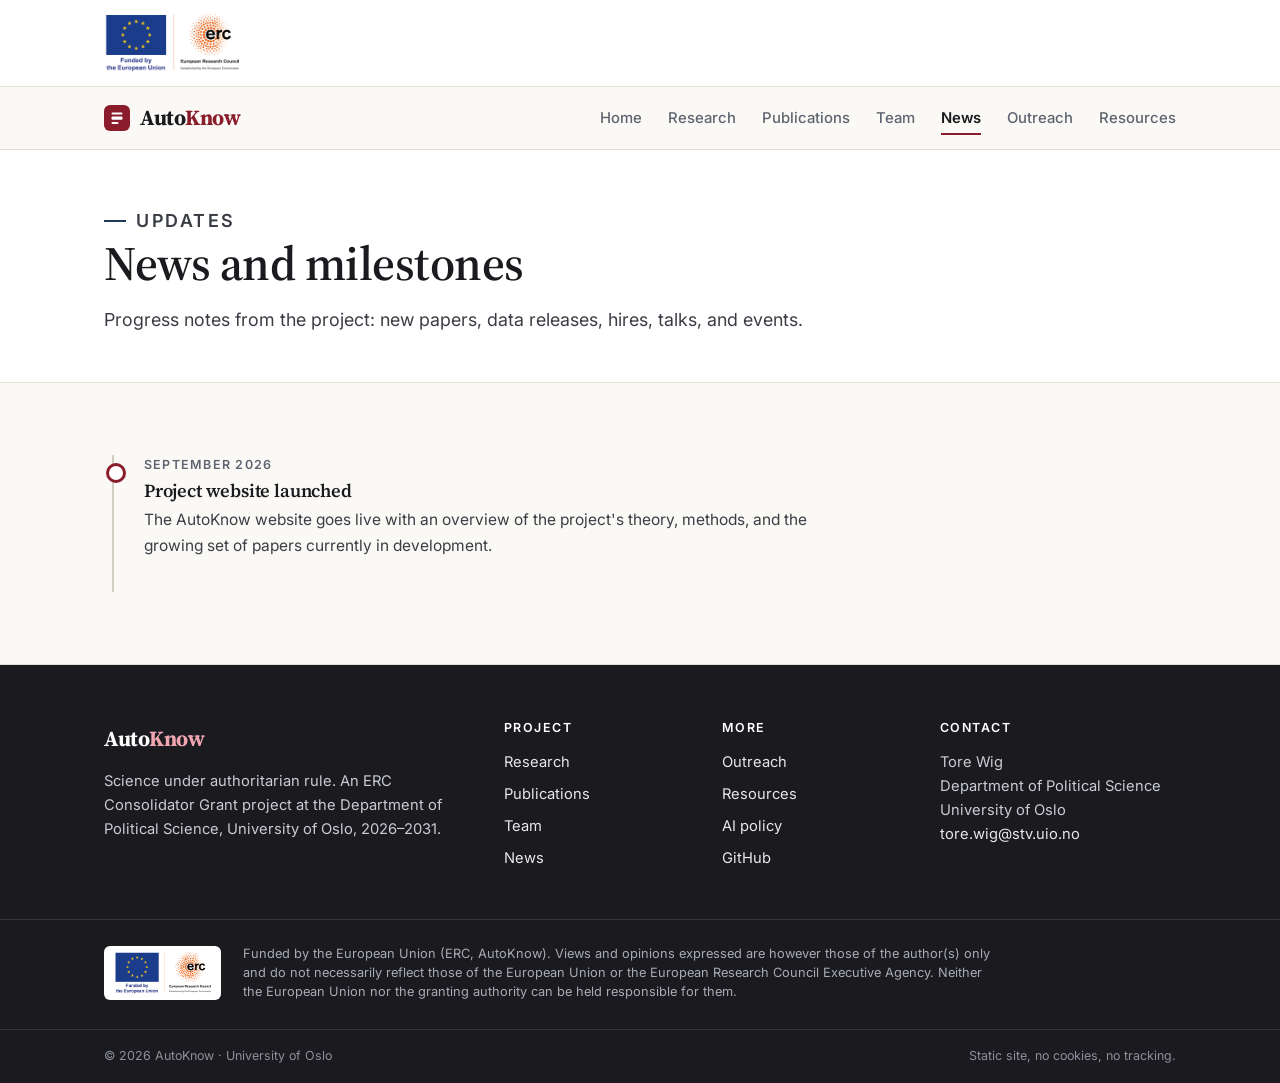
<file: news.html>
<!DOCTYPE html>
<html lang="en">
<head>
<meta charset="UTF-8">
<meta name="viewport" content="width=device-width, initial-scale=1.0">
<title>News — AutoKnow</title>
<meta name="description" content="News and milestones from the AutoKnow ERC project on science under authoritarian rule.">
<meta property="og:title" content="News — AutoKnow">
<link rel="icon" href="assets/favicon.svg" type="image/svg+xml">
<link rel="preconnect" href="https://fonts.googleapis.com">
<link rel="preconnect" href="https://fonts.gstatic.com" crossorigin>
<link href="https://fonts.googleapis.com/css2?family=Inter:wght@400;500;600&family=Source+Serif+4:ital,opsz,wght@0,8..60,400;0,8..60,600;1,8..60,400&display=swap" rel="stylesheet">
<link rel="stylesheet" href="assets/style.css">
</head>
<body>
<a class="skip" href="#main">Skip to content</a>

<div class="masthead">
  <div class="wrap mast-inner">
    <a class="mast-erc" href="https://erc.europa.eu/" target="_blank" rel="noopener"><img src="assets/erc-eu-logo.png" alt="Funded by the European Union — European Research Council"></a>
  </div>
</div>

<nav class="nav" aria-label="Main">
  <div class="wrap">
    <a class="brand" href="index.html"><span class="mark" aria-hidden="true"><svg viewBox="0 0 64 64" fill="#fff"><rect x="10" y="10" width="44" height="8" rx="4"/><rect x="10" y="26" width="44" height="13" rx="4"/><rect x="10" y="48" width="28" height="8" rx="4"/></svg></span><span>Auto<em>Know</em></span></a>
    <button class="navtoggle" aria-expanded="false" aria-controls="navlinks" aria-label="Toggle navigation"><svg viewBox="0 0 20 20" fill="none" stroke="currentColor" stroke-width="2" stroke-linecap="round"><path d="M3 5h14M3 10h14M3 15h14"/></svg></button>
    <ul class="navlinks" id="navlinks">
      <li><a href="index.html">Home</a></li>
      <li><a href="papers.html">Research</a></li>
      <li><a href="publications.html">Publications</a></li>
      <li><a href="team.html">Team</a></li>
      <li><a href="news.html" aria-current="page">News</a></li>
      <li><a href="media.html">Outreach</a></li>
      <li><a href="links.html">Resources</a></li>
    </ul>
  </div>
</nav>

<main id="main">

<div class="pagehead">
  <div class="wrap">
    <p class="kicker">Updates</p>
    <h1>News and milestones</h1>
    <p>Progress notes from the project: new papers, data releases, hires, talks, and events.</p>
  </div>
</div>

<section>
  <div class="wrap">
    <!-- News policy: only public, verifiable news items — no internal milestones (drafts, analyses, results).
         Next planned item: hiring of the postdoctoral fellows, to be added once recruitment is completed. -->
    <ol class="timeline">
      <li>
        <time>September 2026</time>
        <h3>Project website launched</h3>
        <p>The AutoKnow website goes live with an overview of the project's theory, methods, and the growing set of papers currently in development.</p>
      </li>
    </ol>
  </div>
</section>

</main>

<footer>
  <div class="wrap foot-grid">
    <div>
      <a class="brand" href="index.html"><span>Auto<em>Know</em></span></a>
      <p>Science under authoritarian rule. An ERC Consolidator Grant project at the Department of Political Science, University of Oslo, 2026–2031.</p>
    </div>
    <div>
      <h4>Project</h4>
      <ul><li><a href="papers.html">Research</a></li><li><a href="publications.html">Publications</a></li><li><a href="team.html">Team</a></li><li><a href="news.html">News</a></li></ul>
    </div>
    <div>
      <h4>More</h4>
      <ul><li><a href="media.html">Outreach</a></li><li><a href="links.html">Resources</a></li><li><a href="papers.html#ai-policy">AI policy</a></li><li><a href="https://github.com/torewig" target="_blank" rel="noopener">GitHub</a></li></ul>
    </div>
    <div>
      <h4>Contact</h4>
      <p>Tore Wig<br>Department of Political Science<br>University of Oslo<br><a href="mailto:tore.wig@stv.uio.no">tore.wig@stv.uio.no</a></p>
    </div>
  </div>
  <div class="funding">
    <div class="wrap">
      <img src="assets/erc-eu-logo.png" alt="Funded by the European Union — European Research Council">
      <span>Funded by the European Union (ERC, AutoKnow). Views and opinions expressed are however those of the author(s) only and do not necessarily reflect those of the European Union or the European Research Council Executive Agency. Neither the European Union nor the granting authority can be held responsible for them.</span>
    </div>
  </div>
  <div class="colophon"><div class="wrap"><span>© <span data-year>2026</span> AutoKnow · University of Oslo</span><span>Static site, no cookies, no tracking.</span></div></div>
</footer>

<script src="assets/site.js"></script>
</body>
</html>
</file>
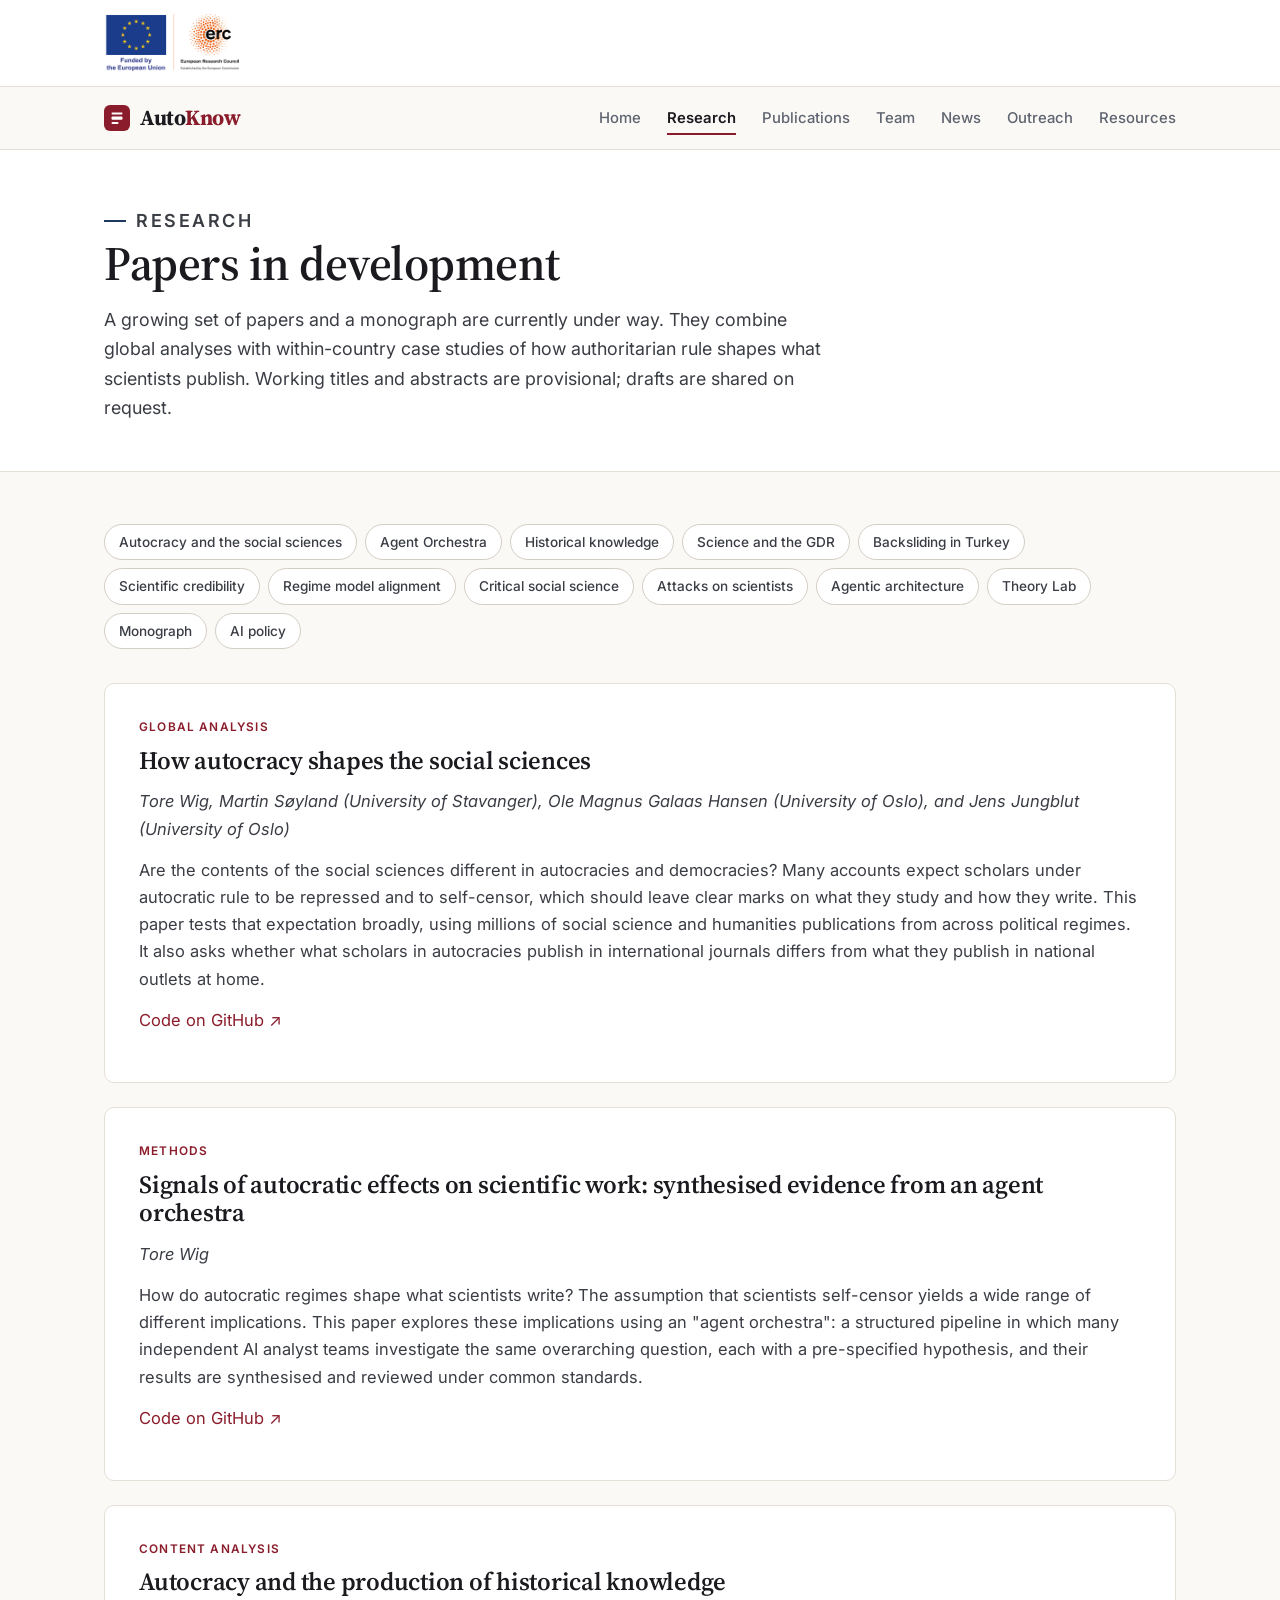
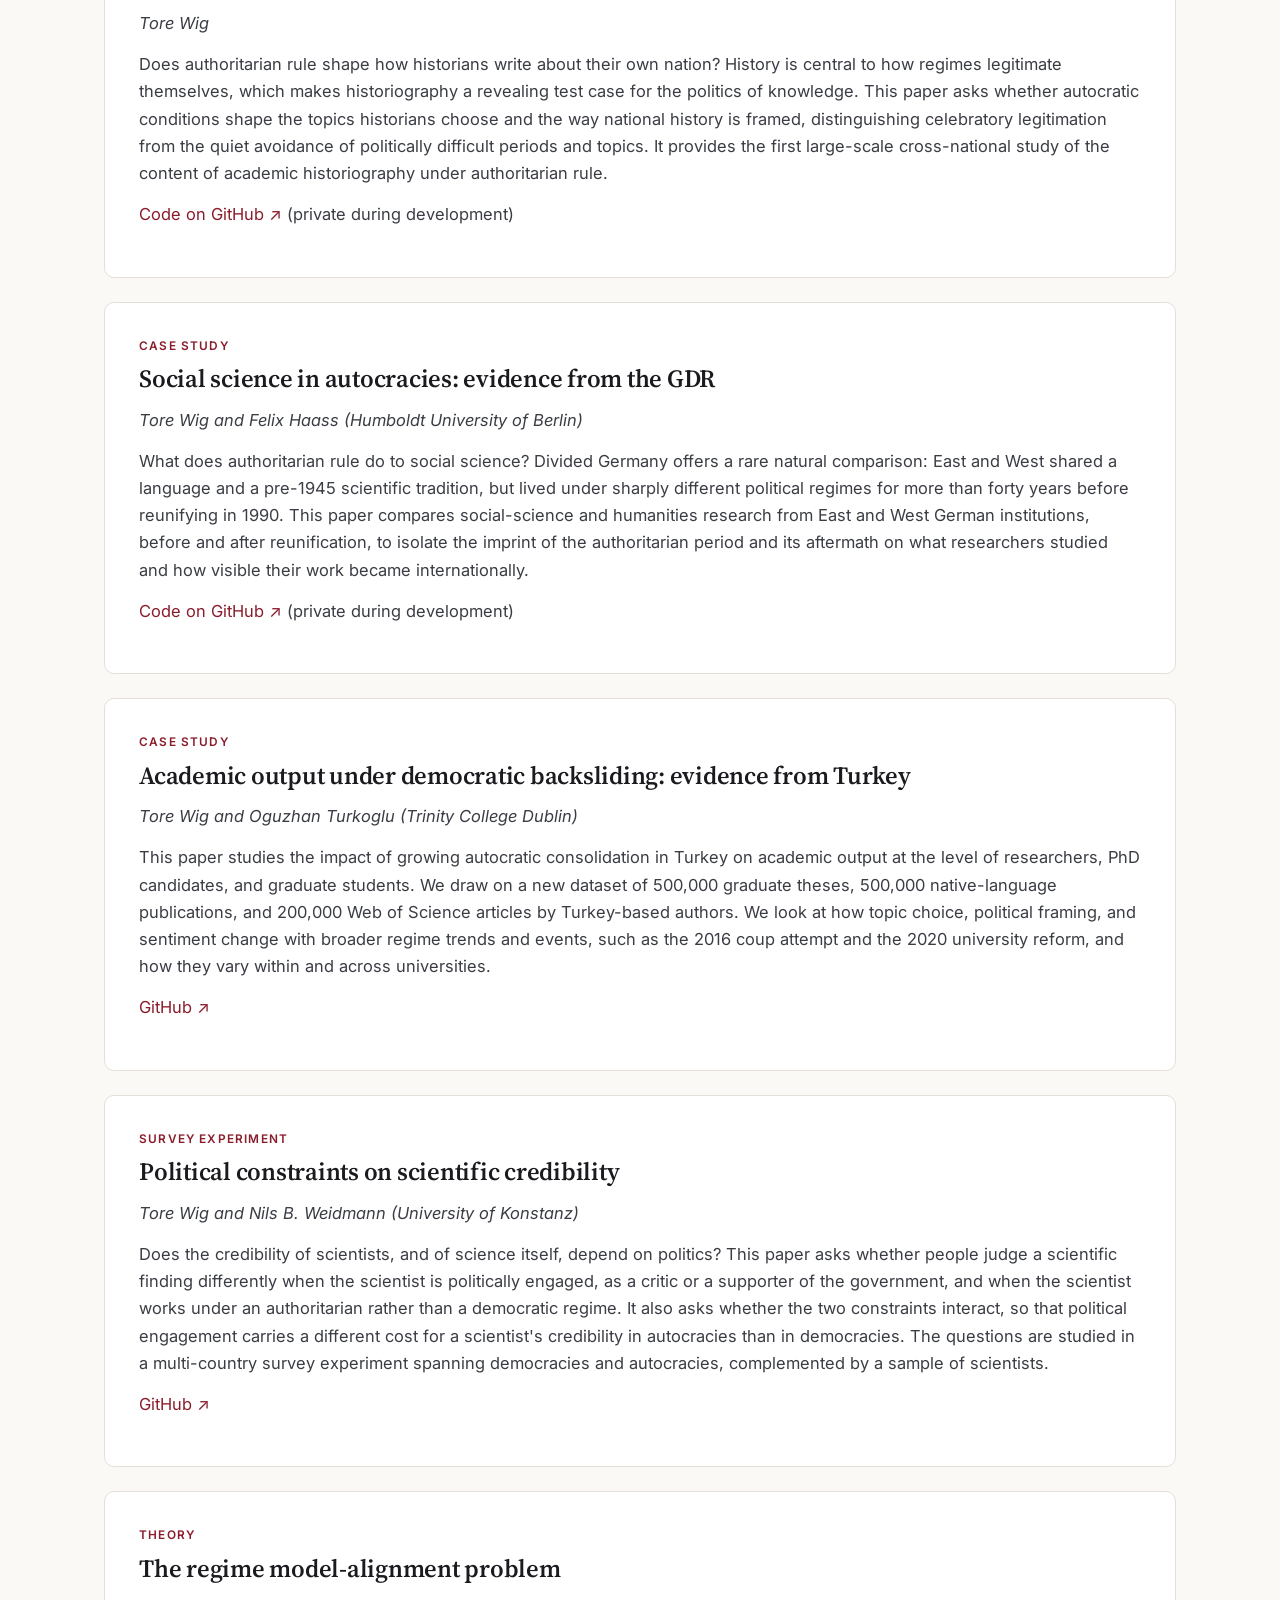
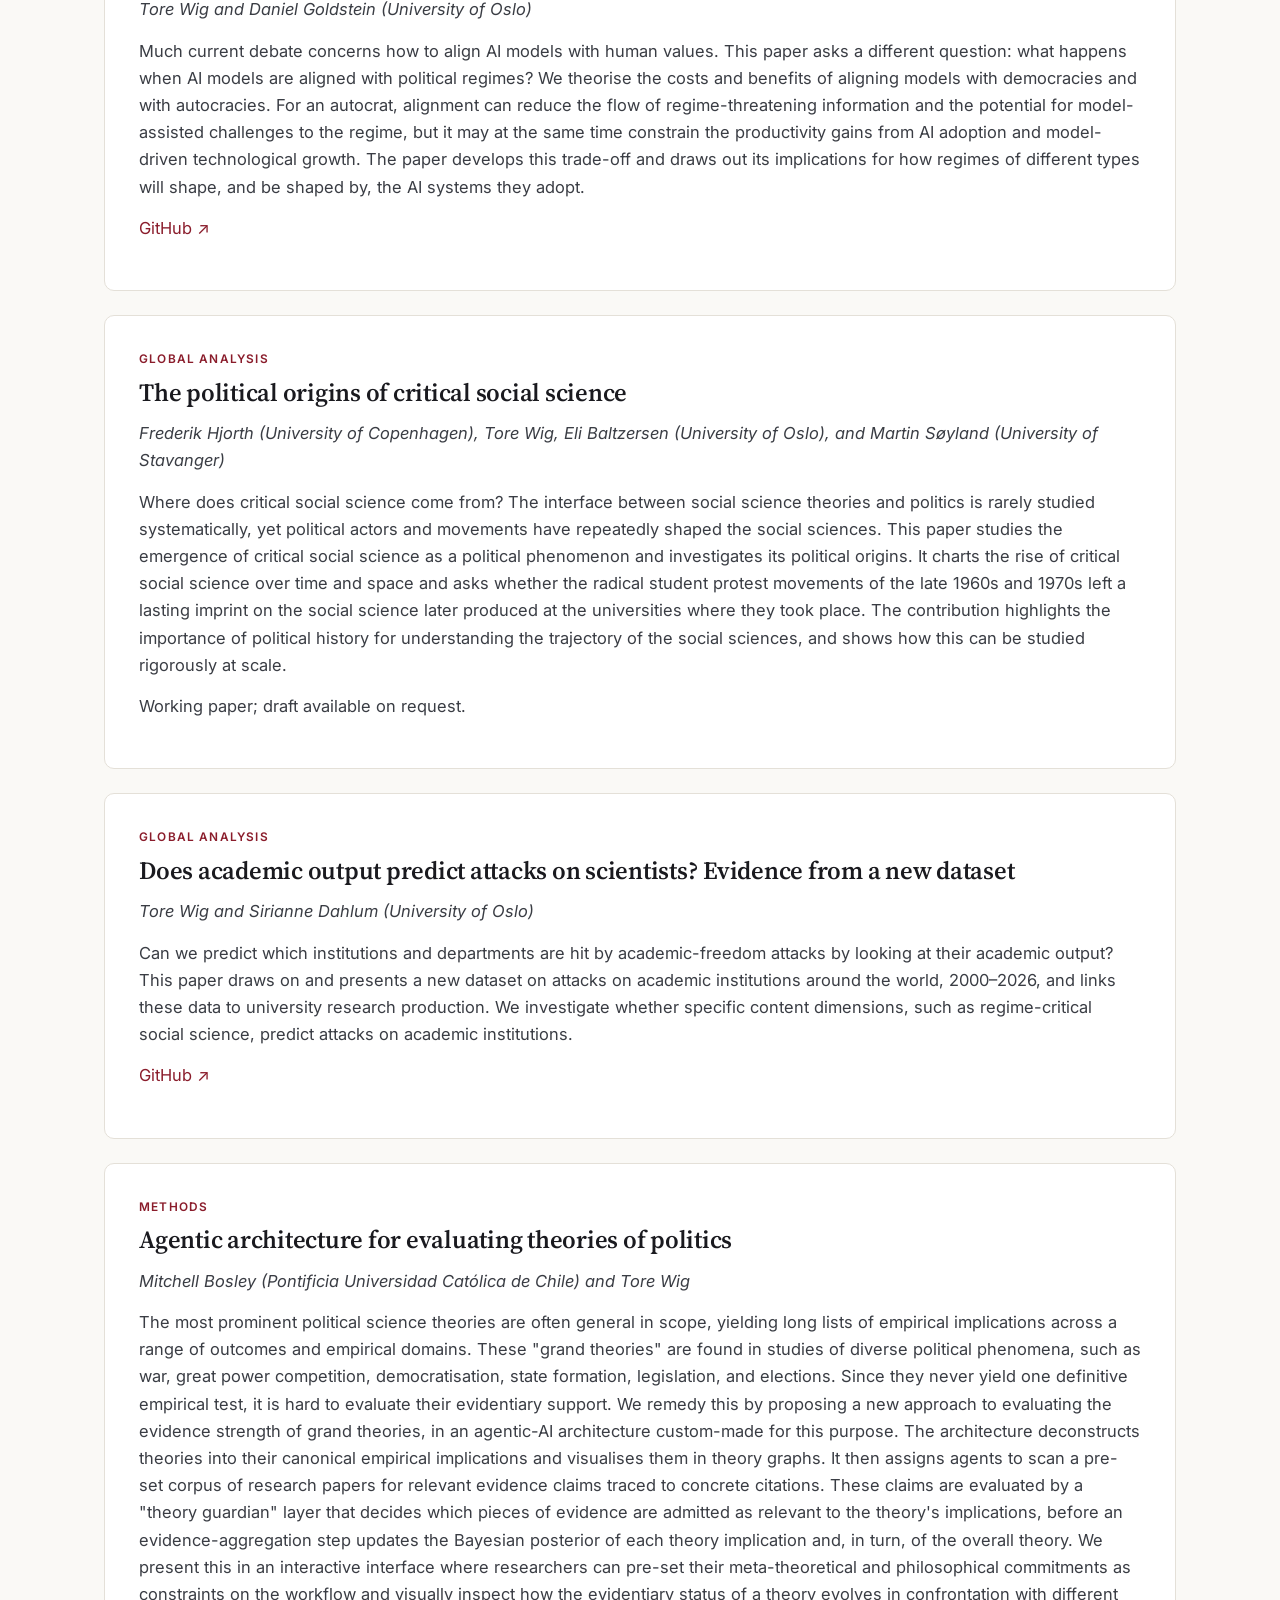
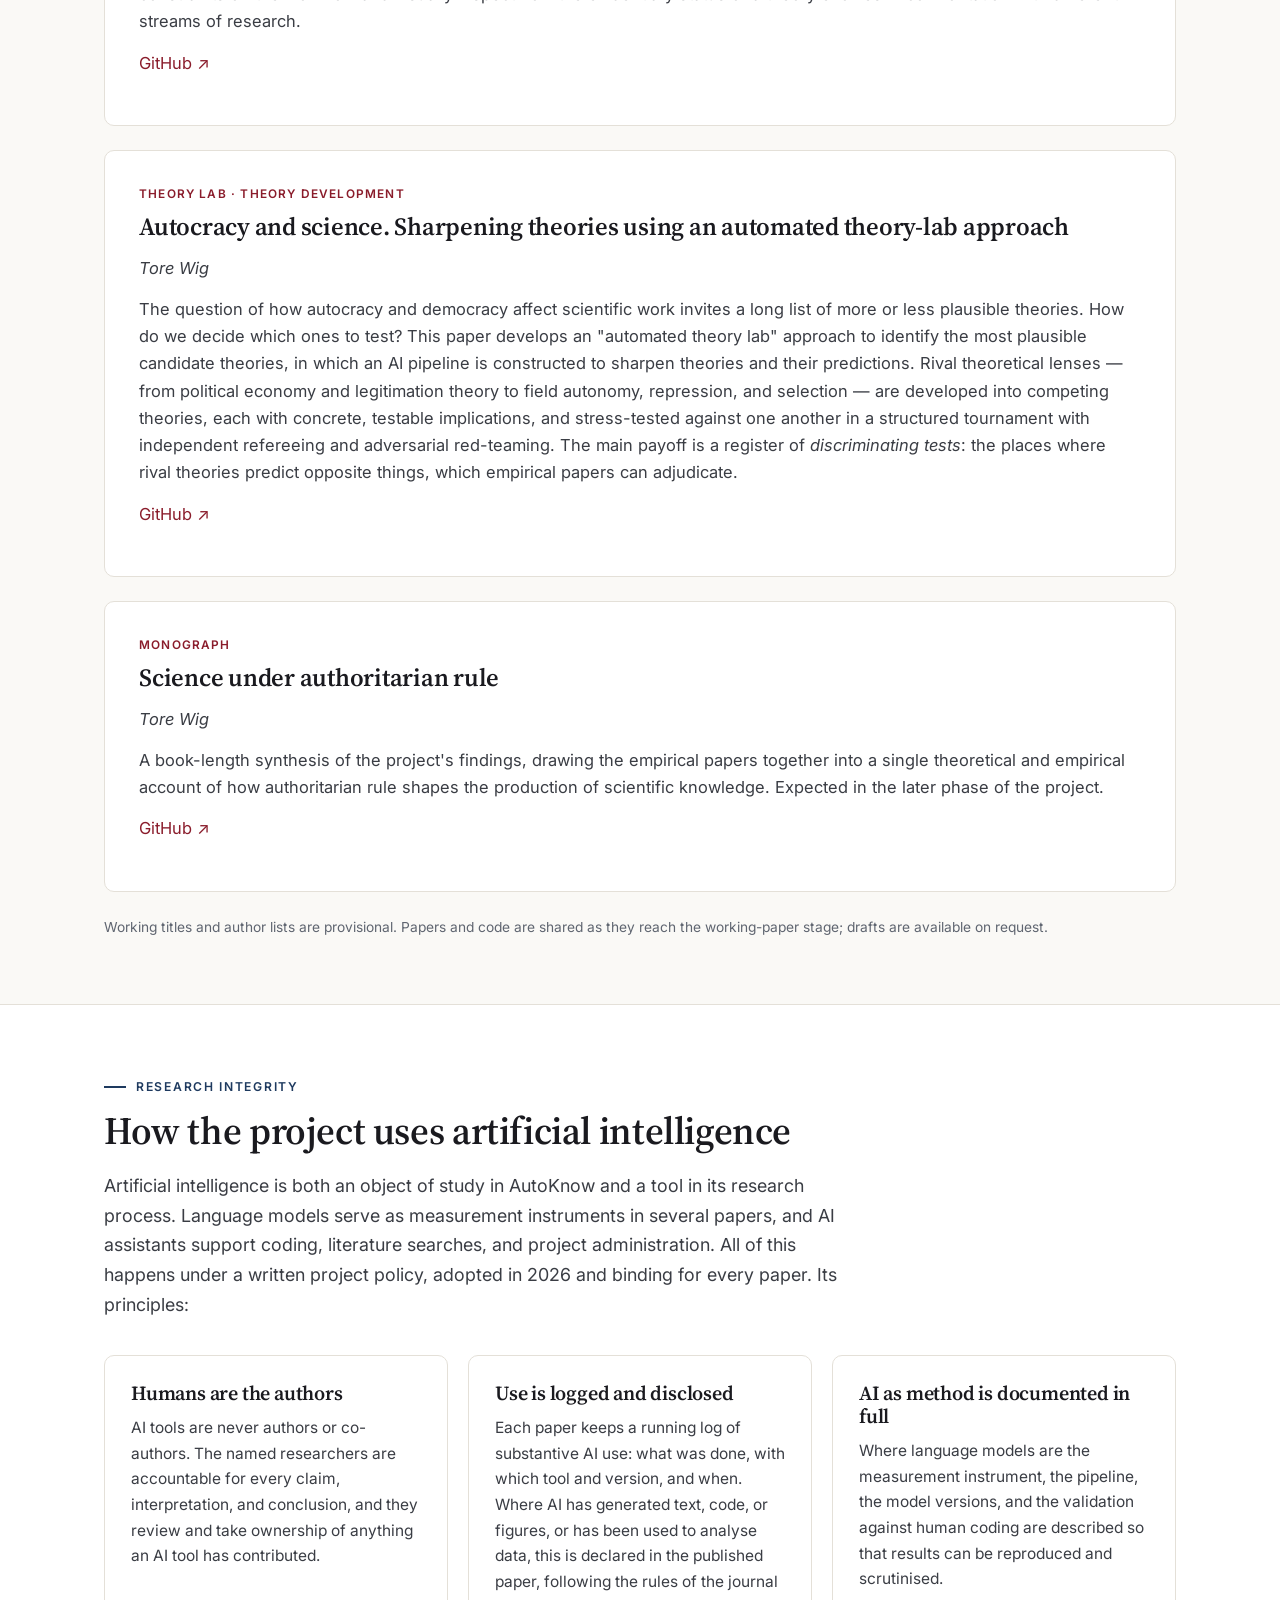
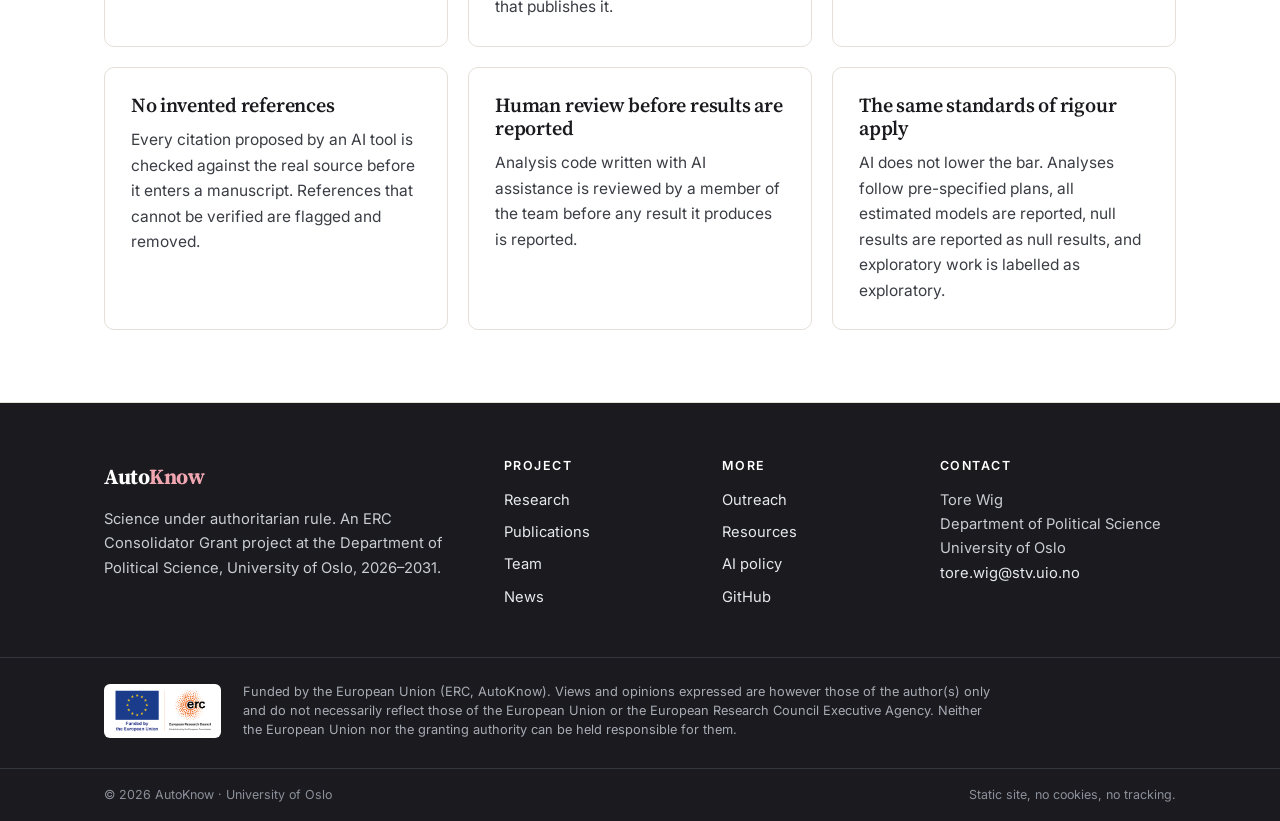
<file: papers.html>
<!DOCTYPE html>
<html lang="en">
<head>
<meta charset="UTF-8">
<meta name="viewport" content="width=device-width, initial-scale=1.0">
<title>Research — AutoKnow</title>
<meta name="description" content="Papers in development in the AutoKnow ERC project on science under authoritarian rule: global bibliometric studies, LLM-based text analysis, and case studies of Turkey and East Germany.">
<meta property="og:title" content="Research — AutoKnow">
<meta property="og:description" content="A growing set of papers and a monograph in development on how authoritarian rule shapes scientific knowledge.">
<link rel="icon" href="assets/favicon.svg" type="image/svg+xml">
<link rel="preconnect" href="https://fonts.googleapis.com">
<link rel="preconnect" href="https://fonts.gstatic.com" crossorigin>
<link href="https://fonts.googleapis.com/css2?family=Inter:wght@400;500;600&family=Source+Serif+4:ital,opsz,wght@0,8..60,400;0,8..60,600;1,8..60,400&display=swap" rel="stylesheet">
<link rel="stylesheet" href="assets/style.css">
</head>
<body>
<a class="skip" href="#main">Skip to content</a>

<div class="masthead">
  <div class="wrap mast-inner">
    <a class="mast-erc" href="https://erc.europa.eu/" target="_blank" rel="noopener"><img src="assets/erc-eu-logo.png" alt="Funded by the European Union — European Research Council"></a>
  </div>
</div>

<nav class="nav" aria-label="Main">
  <div class="wrap">
    <a class="brand" href="index.html"><span class="mark" aria-hidden="true"><svg viewBox="0 0 64 64" fill="#fff"><rect x="10" y="10" width="44" height="8" rx="4"/><rect x="10" y="26" width="44" height="13" rx="4"/><rect x="10" y="48" width="28" height="8" rx="4"/></svg></span><span>Auto<em>Know</em></span></a>
    <button class="navtoggle" aria-expanded="false" aria-controls="navlinks" aria-label="Toggle navigation"><svg viewBox="0 0 20 20" fill="none" stroke="currentColor" stroke-width="2" stroke-linecap="round"><path d="M3 5h14M3 10h14M3 15h14"/></svg></button>
    <ul class="navlinks" id="navlinks">
      <li><a href="index.html">Home</a></li>
      <li><a href="papers.html" aria-current="page">Research</a></li>
      <li><a href="publications.html">Publications</a></li>
      <li><a href="team.html">Team</a></li>
      <li><a href="news.html">News</a></li>
      <li><a href="media.html">Outreach</a></li>
      <li><a href="links.html">Resources</a></li>
    </ul>
  </div>
</nav>

<main id="main">

<div class="pagehead">
  <div class="wrap">
    <p class="kicker">Research</p>
    <h1>Papers in development</h1>
    <p>A growing set of papers and a monograph are currently under way. They combine global analyses with within-country case studies of how authoritarian rule shapes what scientists publish. Working titles and abstracts are provisional; drafts are shared on request.</p>
  </div>
</div>

<section class="tight">
  <div class="wrap">
    <nav class="paper-index" aria-label="Papers on this page">
      <a href="#p01">Autocracy and the social sciences</a>
      <a href="#p02">Agent Orchestra</a>
      <a href="#p03">Historical knowledge</a>
      <a href="#p06">Science and the GDR</a>
      <a href="#p08">Backsliding in Turkey</a>
      <a href="#p09">Scientific credibility</a>
      <a href="#p10">Regime model alignment</a>
      <a href="#critical">Critical social science</a>
      <a href="#attacks">Attacks on scientists</a>
      <a href="#agentic">Agentic architecture</a>
      <a href="#theorylab">Theory Lab</a>
      <a href="#book">Monograph</a>
      <a href="#ai-policy">AI policy</a>
    </nav>

    <article class="paper-detail" id="p01">
      <div class="pid">Global analysis</div>
      <h2>How autocracy shapes the social sciences</h2>
      <p><em>Tore Wig, Martin Søyland (University of Stavanger), Ole Magnus Galaas Hansen (University of Oslo), and Jens Jungblut (University of Oslo)</em></p>
      <p>Are the contents of the social sciences different in autocracies and democracies? Many accounts expect scholars under autocratic rule to be repressed and to self-censor, which should leave clear marks on what they study and how they write. This paper tests that expectation broadly, using millions of social science and humanities publications from across political regimes. It also asks whether what scholars in autocracies publish in international journals differs from what they publish in national outlets at home.</p>
      <p><a href="https://github.com/torewig/social-science-in-autocracies" target="_blank" rel="noopener">Code on GitHub ↗</a></p>
    </article>

    <article class="paper-detail" id="p02">
      <div class="pid">Methods</div>
      <h2>Signals of autocratic effects on scientific work: synthesised evidence from an agent orchestra</h2>
      <p><em>Tore Wig</em></p>
      <p>How do autocratic regimes shape what scientists write? The assumption that scientists self-censor yields a wide range of different implications. This paper explores these implications using an "agent orchestra": a structured pipeline in which many independent AI analyst teams investigate the same overarching question, each with a pre-specified hypothesis, and their results are synthesised and reviewed under common standards.</p>
      <p><a href="https://github.com/torewig/autocracy-agent-orchestra" target="_blank" rel="noopener">Code on GitHub ↗</a></p>
    </article>

    <article class="paper-detail" id="p03">
      <div class="pid">Content analysis</div>
      <h2>Autocracy and the production of historical knowledge</h2>
      <p><em>Tore Wig</em></p>
      <p>Does authoritarian rule shape how historians write about their own nation? History is central to how regimes legitimate themselves, which makes historiography a revealing test case for the politics of knowledge. This paper asks whether autocratic conditions shape the topics historians choose and the way national history is framed, distinguishing celebratory legitimation from the quiet avoidance of politically difficult periods and topics. It provides the first large-scale cross-national study of the content of academic historiography under authoritarian rule.</p>
      <p><a href="https://github.com/torewig/autoknow-history-autocracy" target="_blank" rel="noopener">Code on GitHub ↗</a> <span style="color:var(--ink-2)">(private during development)</span></p>
    </article>

    <article class="paper-detail" id="p06">
      <div class="pid">Case study</div>
      <h2>Social science in autocracies: evidence from the GDR</h2>
      <p><em>Tore Wig and Felix Haass (Humboldt University of Berlin)</em></p>
      <p>What does authoritarian rule do to social science? Divided Germany offers a rare natural comparison: East and West shared a language and a pre-1945 scientific tradition, but lived under sharply different political regimes for more than forty years before reunifying in 1990. This paper compares social-science and humanities research from East and West German institutions, before and after reunification, to isolate the imprint of the authoritarian period and its aftermath on what researchers studied and how visible their work became internationally.</p>
      <p><a href="https://github.com/torewig/autoknow-science-gdr" target="_blank" rel="noopener">Code on GitHub ↗</a> <span style="color:var(--ink-2)">(private during development)</span></p>
    </article>

    <article class="paper-detail" id="p08">
      <div class="pid">Case study</div>
      <h2>Academic output under democratic backsliding: evidence from Turkey</h2>
      <p><em>Tore Wig and Oguzhan Turkoglu (Trinity College Dublin)</em></p>
      <p>This paper studies the impact of growing autocratic consolidation in Turkey on academic output at the level of researchers, PhD candidates, and graduate students. We draw on a new dataset of 500,000 graduate theses, 500,000 native-language publications, and 200,000 Web of Science articles by Turkey-based authors. We look at how topic choice, political framing, and sentiment change with broader regime trends and events, such as the 2016 coup attempt and the 2020 university reform, and how they vary within and across universities.</p>
      <p><a href="https://github.com/torewig" target="_blank" rel="noopener">GitHub ↗</a></p>
    </article>

    <article class="paper-detail" id="p09">
      <div class="pid">Survey experiment</div>
      <h2>Political constraints on scientific credibility</h2>
      <p><em>Tore Wig and Nils B. Weidmann (University of Konstanz)</em></p>
      <p>Does the credibility of scientists, and of science itself, depend on politics? This paper asks whether people judge a scientific finding differently when the scientist is politically engaged, as a critic or a supporter of the government, and when the scientist works under an authoritarian rather than a democratic regime. It also asks whether the two constraints interact, so that political engagement carries a different cost for a scientist's credibility in autocracies than in democracies. The questions are studied in a multi-country survey experiment spanning democracies and autocracies, complemented by a sample of scientists.</p>
      <p><a href="https://github.com/torewig" target="_blank" rel="noopener">GitHub ↗</a></p>
    </article>

    <article class="paper-detail" id="p10">
      <div class="pid">Theory</div>
      <h2>The regime model-alignment problem</h2>
      <p><em>Tore Wig and Daniel Goldstein (University of Oslo)</em></p>
      <p>Much current debate concerns how to align AI models with human values. This paper asks a different question: what happens when AI models are aligned with political regimes? We theorise the costs and benefits of aligning models with democracies and with autocracies. For an autocrat, alignment can reduce the flow of regime-threatening information and the potential for model-assisted challenges to the regime, but it may at the same time constrain the productivity gains from AI adoption and model-driven technological growth. The paper develops this trade-off and draws out its implications for how regimes of different types will shape, and be shaped by, the AI systems they adopt.</p>
      <p><a href="https://github.com/torewig" target="_blank" rel="noopener">GitHub ↗</a></p>
    </article>

    <article class="paper-detail" id="critical">
      <div class="pid">Global analysis</div>
      <h2>The political origins of critical social science</h2>
      <p><em>Frederik Hjorth (University of Copenhagen), Tore Wig, Eli Baltzersen (University of Oslo), and Martin Søyland (University of Stavanger)</em></p>
      <p>Where does critical social science come from? The interface between social science theories and politics is rarely studied systematically, yet political actors and movements have repeatedly shaped the social sciences. This paper studies the emergence of critical social science as a political phenomenon and investigates its political origins. It charts the rise of critical social science over time and space and asks whether the radical student protest movements of the late 1960s and 1970s left a lasting imprint on the social science later produced at the universities where they took place. The contribution highlights the importance of political history for understanding the trajectory of the social sciences, and shows how this can be studied rigorously at scale.</p>
      <p><span style="color:var(--ink-2)">Working paper; draft available on request.</span></p>
    </article>

    <article class="paper-detail" id="attacks">
      <div class="pid">Global analysis</div>
      <h2>Does academic output predict attacks on scientists? Evidence from a new dataset</h2>
      <p><em>Tore Wig and Sirianne Dahlum (University of Oslo)</em></p>
      <p>Can we predict which institutions and departments are hit by academic-freedom attacks by looking at their academic output? This paper draws on and presents a new dataset on attacks on academic institutions around the world, 2000–2026, and links these data to university research production. We investigate whether specific content dimensions, such as regime-critical social science, predict attacks on academic institutions.</p>
      <p><a href="https://github.com/torewig" target="_blank" rel="noopener">GitHub ↗</a></p>
    </article>

    <article class="paper-detail" id="agentic">
      <div class="pid">Methods</div>
      <h2>Agentic architecture for evaluating theories of politics</h2>
      <p><em>Mitchell Bosley (Pontificia Universidad Católica de Chile) and Tore Wig</em></p>
      <p>The most prominent political science theories are often general in scope, yielding long lists of empirical implications across a range of outcomes and empirical domains. These "grand theories" are found in studies of diverse political phenomena, such as war, great power competition, democratisation, state formation, legislation, and elections. Since they never yield one definitive empirical test, it is hard to evaluate their evidentiary support. We remedy this by proposing a new approach to evaluating the evidence strength of grand theories, in an agentic-AI architecture custom-made for this purpose. The architecture deconstructs theories into their canonical empirical implications and visualises them in theory graphs. It then assigns agents to scan a pre-set corpus of research papers for relevant evidence claims traced to concrete citations. These claims are evaluated by a "theory guardian" layer that decides which pieces of evidence are admitted as relevant to the theory's implications, before an evidence-aggregation step updates the Bayesian posterior of each theory implication and, in turn, of the overall theory. We present this in an interactive interface where researchers can pre-set their meta-theoretical and philosophical commitments as constraints on the workflow and visually inspect how the evidentiary status of a theory evolves in confrontation with different streams of research.</p>
      <p><a href="https://github.com/torewig" target="_blank" rel="noopener">GitHub ↗</a></p>
    </article>

    <article class="paper-detail" id="theorylab">
      <div class="pid">Theory Lab · Theory development</div>
      <h2>Autocracy and science. Sharpening theories using an automated theory-lab approach</h2>
      <p><em>Tore Wig</em></p>
      <p>The question of how autocracy and democracy affect scientific work invites a long list of more or less plausible theories. How do we decide which ones to test? This paper develops an "automated theory lab" approach to identify the most plausible candidate theories, in which an AI pipeline is constructed to sharpen theories and their predictions. Rival theoretical lenses — from political economy and legitimation theory to field autonomy, repression, and selection — are developed into competing theories, each with concrete, testable implications, and stress-tested against one another in a structured tournament with independent refereeing and adversarial red-teaming. The main payoff is a register of <em>discriminating tests</em>: the places where rival theories predict opposite things, which empirical papers can adjudicate.</p>
      <p><a href="https://github.com/torewig" target="_blank" rel="noopener">GitHub ↗</a></p>
    </article>

    <article class="paper-detail" id="book">
      <div class="pid">Monograph</div>
      <h2>Science under authoritarian rule</h2>
      <p><em>Tore Wig</em></p>
      <p>A book-length synthesis of the project's findings, drawing the empirical papers together into a single theoretical and empirical account of how authoritarian rule shapes the production of scientific knowledge. Expected in the later phase of the project.</p>
      <p><a href="https://github.com/torewig" target="_blank" rel="noopener">GitHub ↗</a></p>
    </article>

    <p class="note">Working titles and author lists are provisional. Papers and code are shared as they reach the working-paper stage; drafts are available on request.</p>
  </div>
</section>

<!-- AI POLICY -->
<section class="alt" id="ai-policy">
  <div class="wrap">
    <p class="kicker">Research integrity</p>
    <h2>How the project uses artificial intelligence</h2>
    <p class="intro">Artificial intelligence is both an object of study in AutoKnow and a tool in its research process. Language models serve as measurement instruments in several papers, and AI assistants support coding, literature searches, and project administration. All of this happens under a written project policy, adopted in 2026 and binding for every paper. Its principles:</p>
    <div class="grid grid-3">
      <div class="card"><h3>Humans are the authors</h3><p>AI tools are never authors or co-authors. The named researchers are accountable for every claim, interpretation, and conclusion, and they review and take ownership of anything an AI tool has contributed.</p></div>
      <div class="card"><h3>Use is logged and disclosed</h3><p>Each paper keeps a running log of substantive AI use: what was done, with which tool and version, and when. Where AI has generated text, code, or figures, or has been used to analyse data, this is declared in the published paper, following the rules of the journal that publishes it.</p></div>
      <div class="card"><h3>AI as method is documented in full</h3><p>Where language models are the measurement instrument, the pipeline, the model versions, and the validation against human coding are described so that results can be reproduced and scrutinised.</p></div>
      <div class="card"><h3>No invented references</h3><p>Every citation proposed by an AI tool is checked against the real source before it enters a manuscript. References that cannot be verified are flagged and removed.</p></div>
      <div class="card"><h3>Human review before results are reported</h3><p>Analysis code written with AI assistance is reviewed by a member of the team before any result it produces is reported.</p></div>
      <div class="card"><h3>The same standards of rigour apply</h3><p>AI does not lower the bar. Analyses follow pre-specified plans, all estimated models are reported, null results are reported as null results, and exploratory work is labelled as exploratory.</p></div>
    </div>
  </div>
</section>

</main>

<footer>
  <div class="wrap foot-grid">
    <div>
      <a class="brand" href="index.html"><span>Auto<em>Know</em></span></a>
      <p>Science under authoritarian rule. An ERC Consolidator Grant project at the Department of Political Science, University of Oslo, 2026–2031.</p>
    </div>
    <div>
      <h4>Project</h4>
      <ul><li><a href="papers.html">Research</a></li><li><a href="publications.html">Publications</a></li><li><a href="team.html">Team</a></li><li><a href="news.html">News</a></li></ul>
    </div>
    <div>
      <h4>More</h4>
      <ul><li><a href="media.html">Outreach</a></li><li><a href="links.html">Resources</a></li><li><a href="papers.html#ai-policy">AI policy</a></li><li><a href="https://github.com/torewig" target="_blank" rel="noopener">GitHub</a></li></ul>
    </div>
    <div>
      <h4>Contact</h4>
      <p>Tore Wig<br>Department of Political Science<br>University of Oslo<br><a href="mailto:tore.wig@stv.uio.no">tore.wig@stv.uio.no</a></p>
    </div>
  </div>
  <div class="funding">
    <div class="wrap">
      <img src="assets/erc-eu-logo.png" alt="Funded by the European Union — European Research Council">
      <span>Funded by the European Union (ERC, AutoKnow). Views and opinions expressed are however those of the author(s) only and do not necessarily reflect those of the European Union or the European Research Council Executive Agency. Neither the European Union nor the granting authority can be held responsible for them.</span>
    </div>
  </div>
  <div class="colophon"><div class="wrap"><span>© <span data-year>2026</span> AutoKnow · University of Oslo</span><span>Static site, no cookies, no tracking.</span></div></div>
</footer>

<script src="assets/site.js"></script>
</body>
</html>
</file>
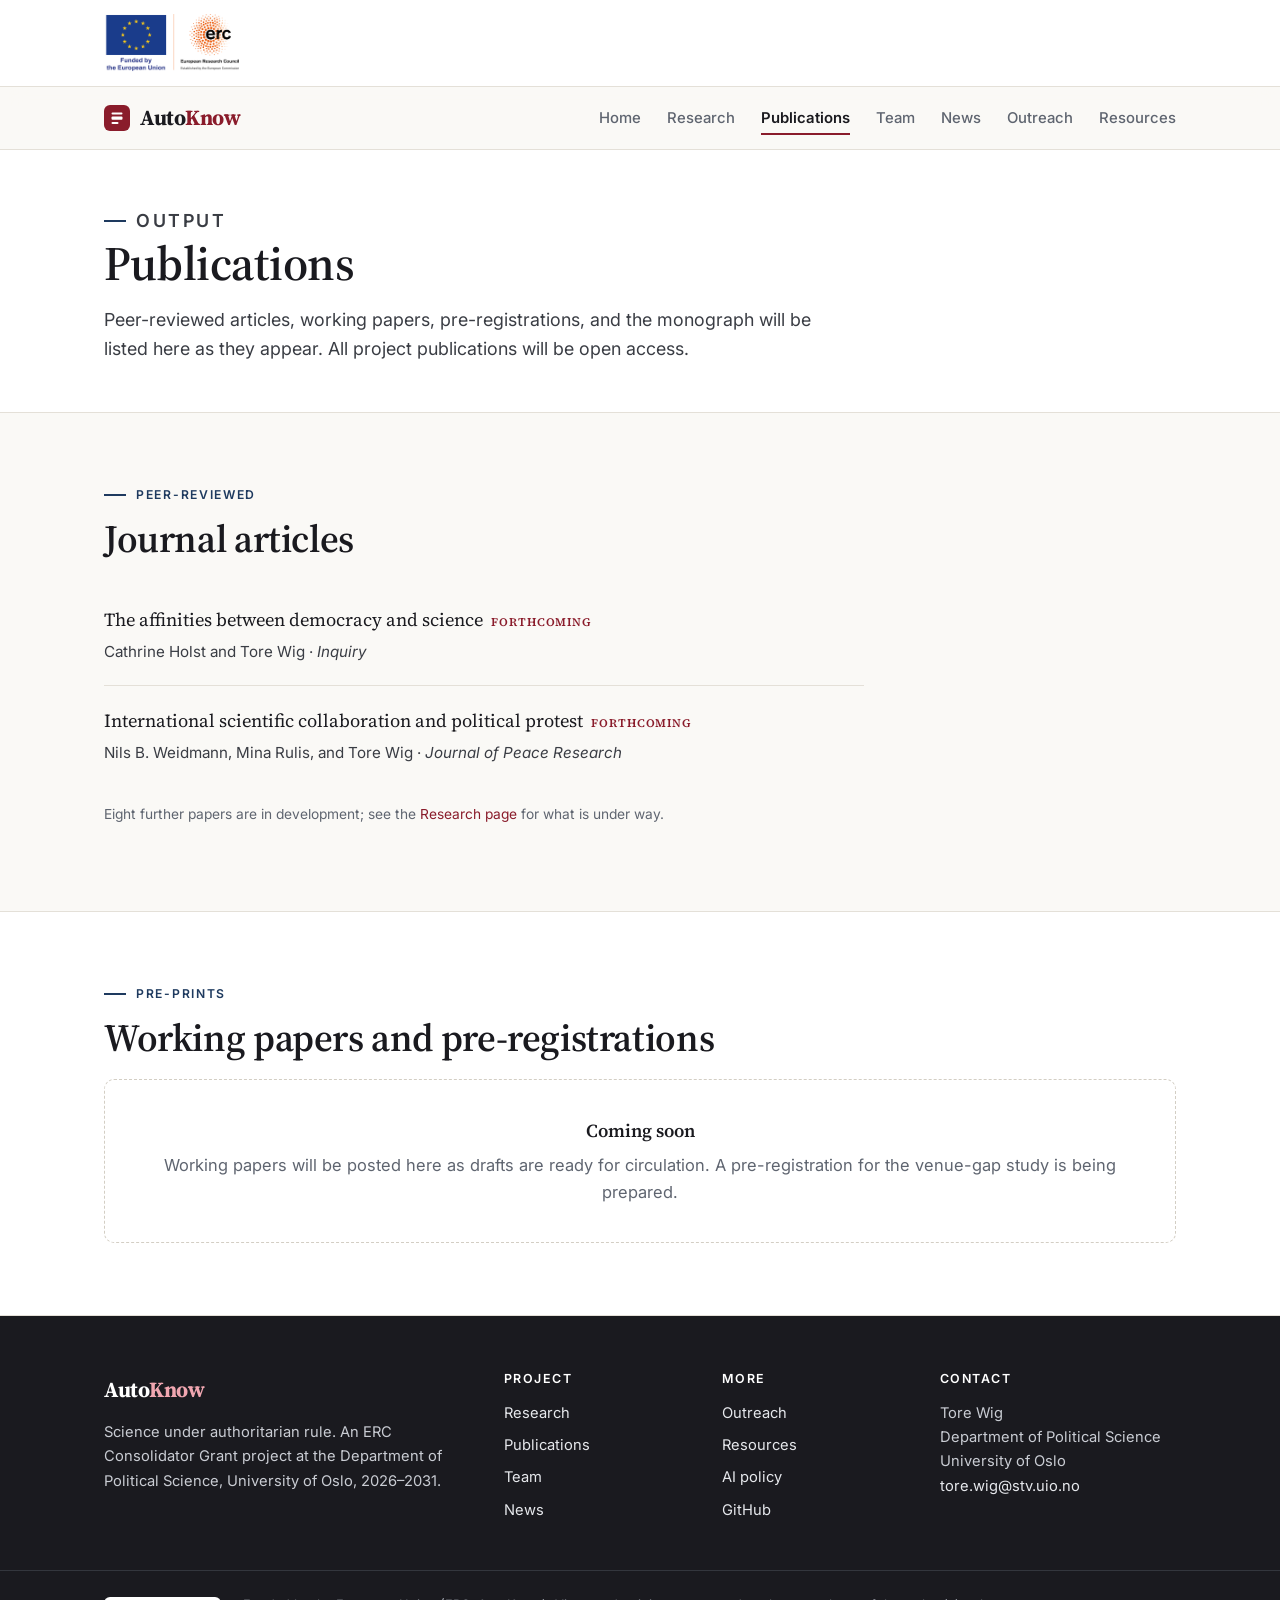
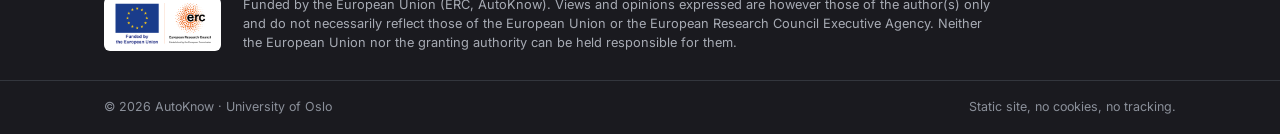
<file: publications.html>
<!DOCTYPE html>
<html lang="en">
<head>
<meta charset="UTF-8">
<meta name="viewport" content="width=device-width, initial-scale=1.0">
<title>Publications — AutoKnow</title>
<meta name="description" content="Publications, working papers, and planned outputs from the AutoKnow ERC project on science under authoritarian rule.">
<meta property="og:title" content="Publications — AutoKnow">
<link rel="icon" href="assets/favicon.svg" type="image/svg+xml">
<link rel="preconnect" href="https://fonts.googleapis.com">
<link rel="preconnect" href="https://fonts.gstatic.com" crossorigin>
<link href="https://fonts.googleapis.com/css2?family=Inter:wght@400;500;600&family=Source+Serif+4:ital,opsz,wght@0,8..60,400;0,8..60,600;1,8..60,400&display=swap" rel="stylesheet">
<link rel="stylesheet" href="assets/style.css">
</head>
<body>
<a class="skip" href="#main">Skip to content</a>

<div class="masthead">
  <div class="wrap mast-inner">
    <a class="mast-erc" href="https://erc.europa.eu/" target="_blank" rel="noopener"><img src="assets/erc-eu-logo.png" alt="Funded by the European Union — European Research Council"></a>
  </div>
</div>

<nav class="nav" aria-label="Main">
  <div class="wrap">
    <a class="brand" href="index.html"><span class="mark" aria-hidden="true"><svg viewBox="0 0 64 64" fill="#fff"><rect x="10" y="10" width="44" height="8" rx="4"/><rect x="10" y="26" width="44" height="13" rx="4"/><rect x="10" y="48" width="28" height="8" rx="4"/></svg></span><span>Auto<em>Know</em></span></a>
    <button class="navtoggle" aria-expanded="false" aria-controls="navlinks" aria-label="Toggle navigation"><svg viewBox="0 0 20 20" fill="none" stroke="currentColor" stroke-width="2" stroke-linecap="round"><path d="M3 5h14M3 10h14M3 15h14"/></svg></button>
    <ul class="navlinks" id="navlinks">
      <li><a href="index.html">Home</a></li>
      <li><a href="papers.html">Research</a></li>
      <li><a href="publications.html" aria-current="page">Publications</a></li>
      <li><a href="team.html">Team</a></li>
      <li><a href="news.html">News</a></li>
      <li><a href="media.html">Outreach</a></li>
      <li><a href="links.html">Resources</a></li>
    </ul>
  </div>
</nav>

<main id="main">

<div class="pagehead">
  <div class="wrap">
    <p class="kicker">Output</p>
    <h1>Publications</h1>
    <p>Peer-reviewed articles, working papers, pre-registrations, and the monograph will be listed here as they appear. All project publications will be open access.</p>
  </div>
</div>

<section>
  <div class="wrap">
    <p class="kicker">Peer-reviewed</p>
    <h2>Journal articles</h2>
    <ul class="publist">
      <li>
        <p class="pubtitle">The affinities between democracy and science<span class="pubstatus">Forthcoming</span></p>
        <p class="pubmeta">Cathrine Holst and Tore Wig · <em>Inquiry</em></p>
      </li>
      <li>
        <p class="pubtitle">International scientific collaboration and political protest<span class="pubstatus">Forthcoming</span></p>
        <p class="pubmeta">Nils B. Weidmann, Mina Rulis, and Tore Wig · <em>Journal of Peace Research</em></p>
      </li>
    </ul>
    <p class="note">Eight further papers are in development; see the <a href="papers.html">Research page</a> for what is under way.</p>
  </div>
</section>

<section class="alt">
  <div class="wrap">
    <p class="kicker">Pre-prints</p>
    <h2>Working papers and pre-registrations</h2>
    <div class="empty">
      <strong>Coming soon</strong>
      Working papers will be posted here as drafts are ready for circulation. A pre-registration for the venue-gap study is being prepared.
    </div>
  </div>
</section>

</main>

<footer>
  <div class="wrap foot-grid">
    <div>
      <a class="brand" href="index.html"><span>Auto<em>Know</em></span></a>
      <p>Science under authoritarian rule. An ERC Consolidator Grant project at the Department of Political Science, University of Oslo, 2026–2031.</p>
    </div>
    <div>
      <h4>Project</h4>
      <ul><li><a href="papers.html">Research</a></li><li><a href="publications.html">Publications</a></li><li><a href="team.html">Team</a></li><li><a href="news.html">News</a></li></ul>
    </div>
    <div>
      <h4>More</h4>
      <ul><li><a href="media.html">Outreach</a></li><li><a href="links.html">Resources</a></li><li><a href="papers.html#ai-policy">AI policy</a></li><li><a href="https://github.com/torewig" target="_blank" rel="noopener">GitHub</a></li></ul>
    </div>
    <div>
      <h4>Contact</h4>
      <p>Tore Wig<br>Department of Political Science<br>University of Oslo<br><a href="mailto:tore.wig@stv.uio.no">tore.wig@stv.uio.no</a></p>
    </div>
  </div>
  <div class="funding">
    <div class="wrap">
      <img src="assets/erc-eu-logo.png" alt="Funded by the European Union — European Research Council">
      <span>Funded by the European Union (ERC, AutoKnow). Views and opinions expressed are however those of the author(s) only and do not necessarily reflect those of the European Union or the European Research Council Executive Agency. Neither the European Union nor the granting authority can be held responsible for them.</span>
    </div>
  </div>
  <div class="colophon"><div class="wrap"><span>© <span data-year>2026</span> AutoKnow · University of Oslo</span><span>Static site, no cookies, no tracking.</span></div></div>
</footer>

<script src="assets/site.js"></script>
</body>
</html>
</file>
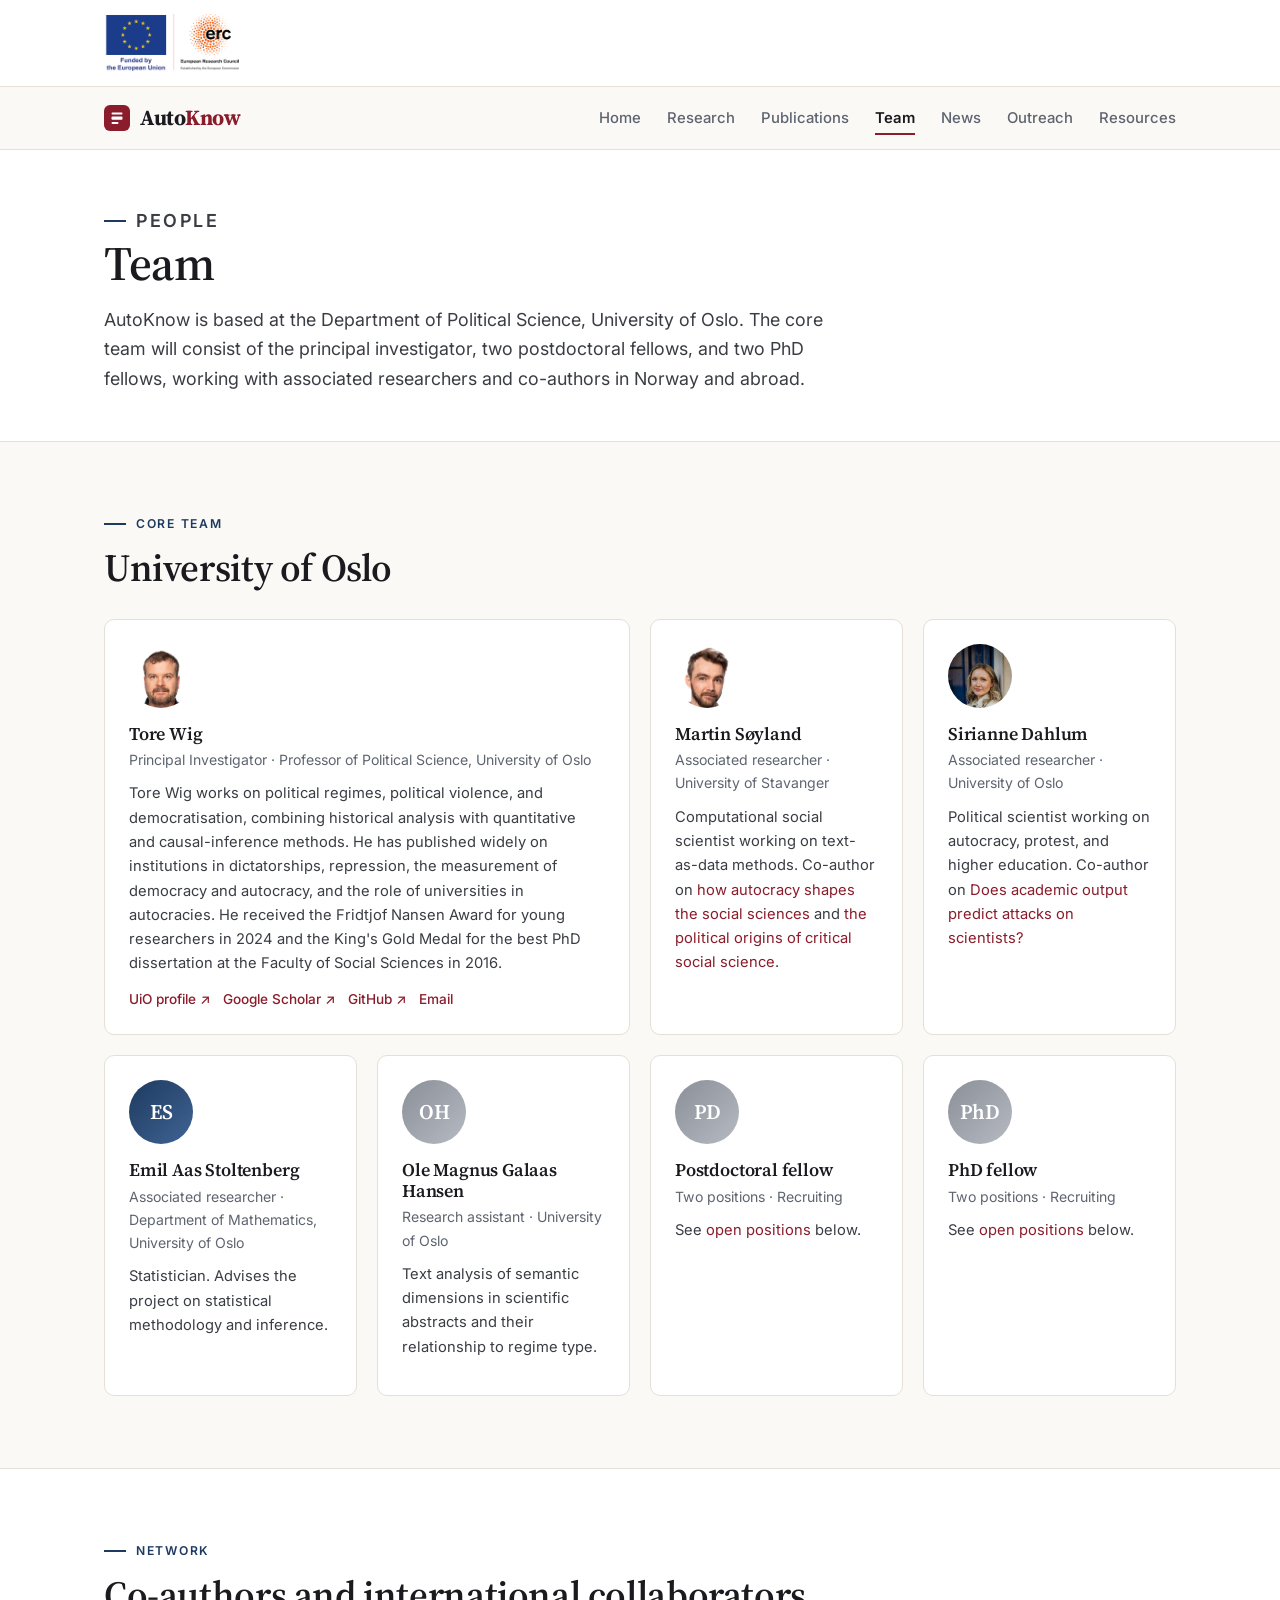
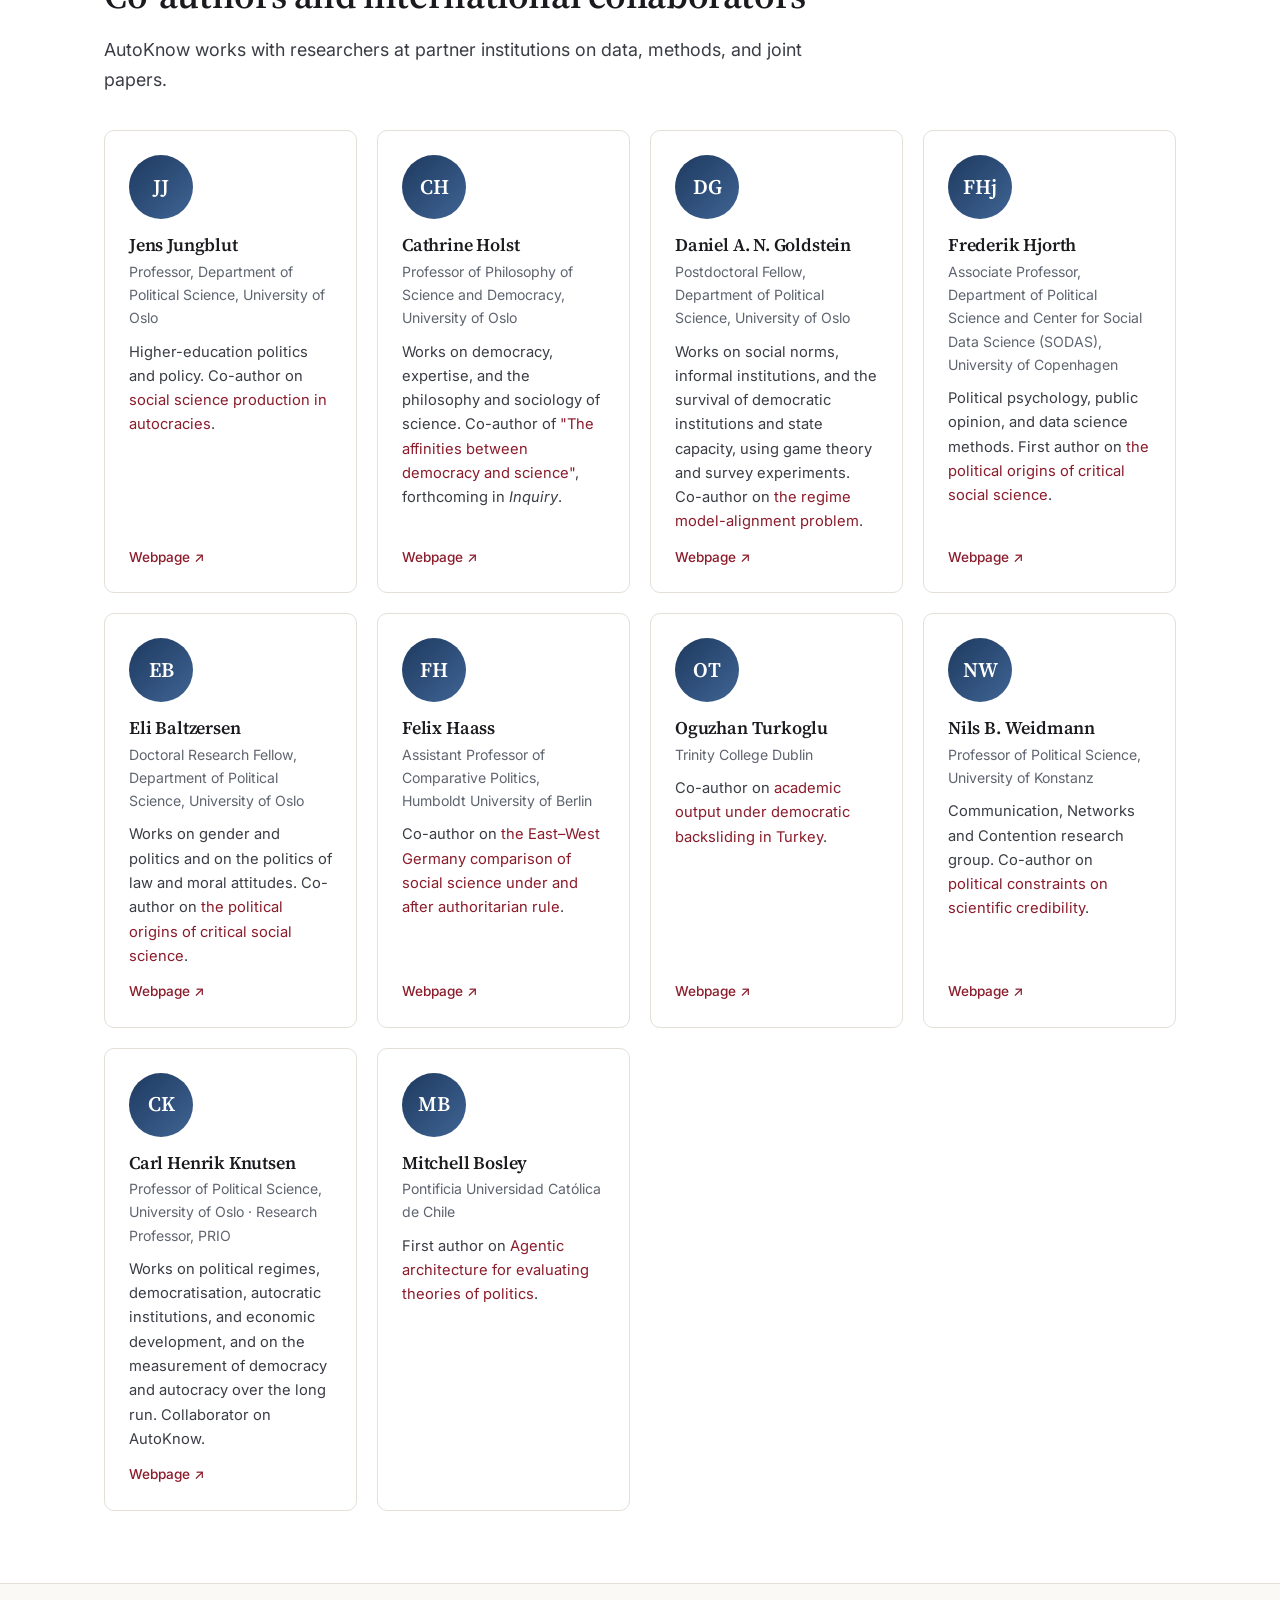
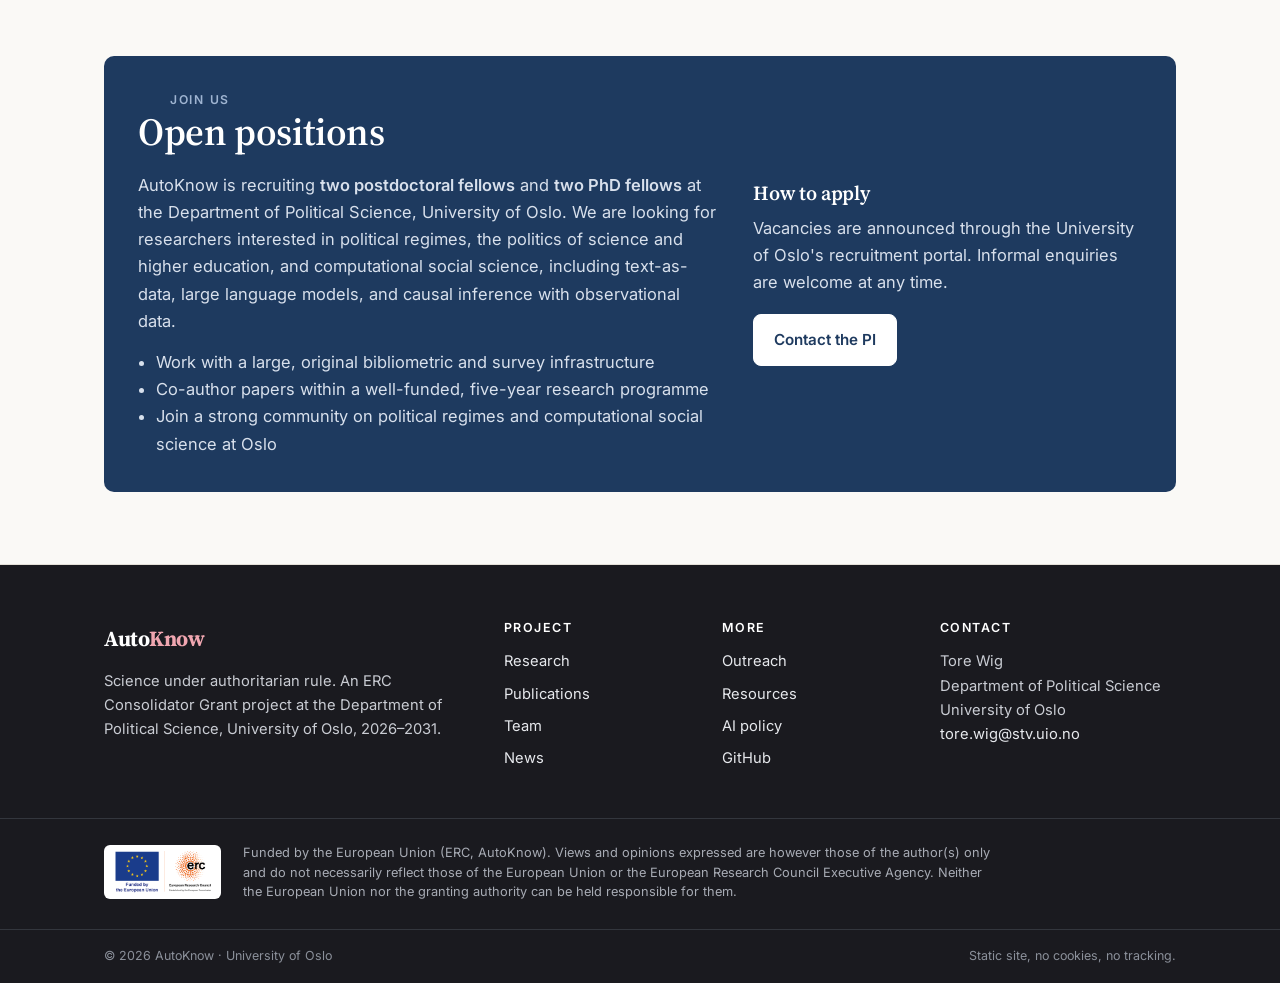
<file: team.html>
<!DOCTYPE html>
<html lang="en">
<head>
<meta charset="UTF-8">
<meta name="viewport" content="width=device-width, initial-scale=1.0">
<title>Team — AutoKnow</title>
<meta name="description" content="The AutoKnow team at the University of Oslo, co-authors and international collaborators, and open positions.">
<meta property="og:title" content="Team — AutoKnow">
<meta property="og:description" content="The people behind AutoKnow, and open postdoc and PhD positions.">
<link rel="icon" href="assets/favicon.svg" type="image/svg+xml">
<link rel="preconnect" href="https://fonts.googleapis.com">
<link rel="preconnect" href="https://fonts.gstatic.com" crossorigin>
<link href="https://fonts.googleapis.com/css2?family=Inter:wght@400;500;600&family=Source+Serif+4:ital,opsz,wght@0,8..60,400;0,8..60,600;1,8..60,400&display=swap" rel="stylesheet">
<link rel="stylesheet" href="assets/style.css">
</head>
<body>
<a class="skip" href="#main">Skip to content</a>

<div class="masthead">
  <div class="wrap mast-inner">
    <a class="mast-erc" href="https://erc.europa.eu/" target="_blank" rel="noopener"><img src="assets/erc-eu-logo.png" alt="Funded by the European Union — European Research Council"></a>
  </div>
</div>

<nav class="nav" aria-label="Main">
  <div class="wrap">
    <a class="brand" href="index.html"><span class="mark" aria-hidden="true"><svg viewBox="0 0 64 64" fill="#fff"><rect x="10" y="10" width="44" height="8" rx="4"/><rect x="10" y="26" width="44" height="13" rx="4"/><rect x="10" y="48" width="28" height="8" rx="4"/></svg></span><span>Auto<em>Know</em></span></a>
    <button class="navtoggle" aria-expanded="false" aria-controls="navlinks" aria-label="Toggle navigation"><svg viewBox="0 0 20 20" fill="none" stroke="currentColor" stroke-width="2" stroke-linecap="round"><path d="M3 5h14M3 10h14M3 15h14"/></svg></button>
    <ul class="navlinks" id="navlinks">
      <li><a href="index.html">Home</a></li>
      <li><a href="papers.html">Research</a></li>
      <li><a href="publications.html">Publications</a></li>
      <li><a href="team.html" aria-current="page">Team</a></li>
      <li><a href="news.html">News</a></li>
      <li><a href="media.html">Outreach</a></li>
      <li><a href="links.html">Resources</a></li>
    </ul>
  </div>
</nav>

<main id="main">

<div class="pagehead">
  <div class="wrap">
    <p class="kicker">People</p>
    <h1>Team</h1>
    <p>AutoKnow is based at the Department of Political Science, University of Oslo. The core team will consist of the principal investigator, two postdoctoral fellows, and two PhD fellows, working with associated researchers and co-authors in Norway and abroad.</p>
  </div>
</div>

<section>
  <div class="wrap">
    <p class="kicker">Core team</p>
    <h2>University of Oslo</h2>
    <div class="team" style="margin-top:28px">
      <div class="member lead">
        <div class="avatar"><img src="assets/people/tore-wig.png" alt="Tore Wig"></div>
        <h3>Tore Wig</h3>
        <p class="role">Principal Investigator · Professor of Political Science, University of Oslo</p>
        <p class="bio">Tore Wig works on political regimes, political violence, and democratisation, combining historical analysis with quantitative and causal-inference methods. He has published widely on institutions in dictatorships, repression, the measurement of democracy and autocracy, and the role of universities in autocracies. He received the Fridtjof Nansen Award for young researchers in 2024 and the King's Gold Medal for the best PhD dissertation at the Faculty of Social Sciences in 2016.</p>
        <div class="links">
          <a href="https://www.sv.uio.no/isv/english/people/aca/torewig/index.html" target="_blank" rel="noopener">UiO profile ↗</a>
          <a href="https://scholar.google.no/citations?user=-VZ9_fAAAAAJ" target="_blank" rel="noopener">Google Scholar ↗</a>
          <a href="https://github.com/torewig" target="_blank" rel="noopener">GitHub ↗</a>
          <a href="mailto:tore.wig@stv.uio.no">Email</a>
        </div>
      </div>
      <div class="member">
        <div class="avatar navy"><img src="assets/people/martin-soyland.png" alt="Martin Søyland"></div>
        <h3>Martin Søyland</h3>
        <p class="role">Associated researcher · University of Stavanger</p>
        <p class="bio">Computational social scientist working on text-as-data methods. Co-author on <a href="papers.html#p01">how autocracy shapes the social sciences</a> and <a href="papers.html#critical">the political origins of critical social science</a>.</p>
      </div>
      <div class="member">
        <div class="avatar navy"><img src="assets/people/sirianne-dahlum.jpg" alt="Sirianne Dahlum"></div>
        <h3>Sirianne Dahlum</h3>
        <p class="role">Associated researcher · University of Oslo</p>
        <p class="bio">Political scientist working on autocracy, protest, and higher education. Co-author on <a href="papers.html#attacks">Does academic output predict attacks on scientists?</a></p>
      </div>
      <div class="member">
        <div class="avatar navy">ES</div>
        <h3>Emil Aas Stoltenberg</h3>
        <p class="role">Associated researcher · Department of Mathematics, University of Oslo</p>
        <p class="bio">Statistician. Advises the project on statistical methodology and inference.</p>
      </div>
      <div class="member">
        <div class="avatar grey">OH</div>
        <h3>Ole Magnus Galaas Hansen</h3>
        <p class="role">Research assistant · University of Oslo</p>
        <p class="bio">Text analysis of semantic dimensions in scientific abstracts and their relationship to regime type.</p>
      </div>
      <div class="member">
        <div class="avatar grey">PD</div>
        <h3>Postdoctoral fellow</h3>
        <p class="role">Two positions · Recruiting</p>
        <p class="bio">See <a href="#positions">open positions</a> below.</p>
      </div>
      <div class="member">
        <div class="avatar grey">PhD</div>
        <h3>PhD fellow</h3>
        <p class="role">Two positions · Recruiting</p>
        <p class="bio">See <a href="#positions">open positions</a> below.</p>
      </div>
    </div>
  </div>
</section>

<section class="alt">
  <div class="wrap">
    <p class="kicker">Network</p>
    <h2>Co-authors and international collaborators</h2>
    <p class="intro">AutoKnow works with researchers at partner institutions on data, methods, and joint papers.</p>
    <div class="team">
      <div class="member">
        <div class="avatar navy">JJ</div>
        <h3>Jens Jungblut</h3>
        <p class="role">Professor, Department of Political Science, University of Oslo</p>
        <p class="bio">Higher-education politics and policy. Co-author on <a href="papers.html#p01">social science production in autocracies</a>.</p>
        <div class="links"><a href="https://www.sv.uio.no/isv/english/people/aca/jens-jungblut/index.html" target="_blank" rel="noopener">Webpage ↗</a></div>
      </div>
      <div class="member">
        <div class="avatar navy">CH</div>
        <h3>Cathrine Holst</h3>
        <p class="role">Professor of Philosophy of Science and Democracy, University of Oslo</p>
        <p class="bio">Works on democracy, expertise, and the philosophy and sociology of science. Co-author of <a href="publications.html">"The affinities between democracy and science"</a>, forthcoming in <em>Inquiry</em>.</p>
        <div class="links"><a href="https://www.hf.uio.no/ifikk/english/people/aca/philosophy/tenured/cathho/" target="_blank" rel="noopener">Webpage ↗</a></div>
      </div>
      <div class="member">
        <div class="avatar navy">DG</div>
        <h3>Daniel A. N. Goldstein</h3>
        <p class="role">Postdoctoral Fellow, Department of Political Science, University of Oslo</p>
        <p class="bio">Works on social norms, informal institutions, and the survival of democratic institutions and state capacity, using game theory and survey experiments. Co-author on <a href="papers.html#p10">the regime model-alignment problem</a>.</p>
        <div class="links"><a href="https://www.sv.uio.no/isv/english/people/aca/daniegol/" target="_blank" rel="noopener">Webpage ↗</a></div>
      </div>
      <div class="member">
        <div class="avatar navy">FHj</div>
        <h3>Frederik Hjorth</h3>
        <p class="role">Associate Professor, Department of Political Science and Center for Social Data Science (SODAS), University of Copenhagen</p>
        <p class="bio">Political psychology, public opinion, and data science methods. First author on <a href="papers.html#critical">the political origins of critical social science</a>.</p>
        <div class="links"><a href="https://fghjorth.github.io/" target="_blank" rel="noopener">Webpage ↗</a></div>
      </div>
      <div class="member">
        <div class="avatar navy">EB</div>
        <h3>Eli Baltzersen</h3>
        <p class="role">Doctoral Research Fellow, Department of Political Science, University of Oslo</p>
        <p class="bio">Works on gender and politics and on the politics of law and moral attitudes. Co-author on <a href="papers.html#critical">the political origins of critical social science</a>.</p>
        <div class="links"><a href="https://www.sv.uio.no/isv/english/people/aca/elibal/" target="_blank" rel="noopener">Webpage ↗</a></div>
      </div>
      <div class="member">
        <div class="avatar navy">FH</div>
        <h3>Felix Haass</h3>
        <p class="role">Assistant Professor of Comparative Politics, Humboldt University of Berlin</p>
        <p class="bio">Co-author on <a href="papers.html#p06">the East–West Germany comparison of social science under and after authoritarian rule</a>.</p>
        <div class="links"><a href="https://felixhaass.de/" target="_blank" rel="noopener">Webpage ↗</a></div>
      </div>
      <div class="member">
        <div class="avatar navy">OT</div>
        <h3>Oguzhan Turkoglu</h3>
        <p class="role">Trinity College Dublin</p>
        <p class="bio">Co-author on <a href="papers.html#p08">academic output under democratic backsliding in Turkey</a>.</p>
        <div class="links"><a href="https://oguzhanturkoglu.com/" target="_blank" rel="noopener">Webpage ↗</a></div>
      </div>
      <div class="member">
        <div class="avatar navy">NW</div>
        <h3>Nils B. Weidmann</h3>
        <p class="role">Professor of Political Science, University of Konstanz</p>
        <p class="bio">Communication, Networks and Contention research group. Co-author on <a href="papers.html#p09">political constraints on scientific credibility</a>.</p>
        <div class="links"><a href="https://www.polver.uni-konstanz.de/cnc/people/weidmann/" target="_blank" rel="noopener">Webpage ↗</a></div>
      </div>
      <div class="member">
        <div class="avatar navy">CK</div>
        <h3>Carl Henrik Knutsen</h3>
        <p class="role">Professor of Political Science, University of Oslo · Research Professor, PRIO</p>
        <p class="bio">Works on political regimes, democratisation, autocratic institutions, and economic development, and on the measurement of democracy and autocracy over the long run. Collaborator on AutoKnow.</p>
        <div class="links"><a href="https://www.sv.uio.no/isv/english/people/aca/carlhk/" target="_blank" rel="noopener">Webpage ↗</a></div>
      </div>
      <div class="member">
        <div class="avatar navy">MB</div>
        <h3>Mitchell Bosley</h3>
        <p class="role">Pontificia Universidad Católica de Chile</p>
        <p class="bio">First author on <a href="papers.html#agentic">Agentic architecture for evaluating theories of politics</a>.</p>
      </div>
    </div>
  </div>
</section>

<section id="positions">
  <div class="wrap">
    <div class="positions">
      <div>
        <p class="kicker" style="color:#9fb4d1">Join us</p>
        <h2>Open positions</h2>
        <p>AutoKnow is recruiting <strong>two postdoctoral fellows</strong> and <strong>two PhD fellows</strong> at the Department of Political Science, University of Oslo. We are looking for researchers interested in political regimes, the politics of science and higher education, and computational social science, including text-as-data, large language models, and causal inference with observational data.</p>
        <ul>
          <li>Work with a large, original bibliometric and survey infrastructure</li>
          <li>Co-author papers within a well-funded, five-year research programme</li>
          <li>Join a strong community on political regimes and computational social science at Oslo</li>
        </ul>
      </div>
      <div>
        <h3 style="margin-bottom:10px">How to apply</h3>
        <p style="margin-bottom:18px">Vacancies are announced through the University of Oslo's recruitment portal. Informal enquiries are welcome at any time.</p>
        <a class="btn" href="mailto:tore.wig@stv.uio.no?subject=AutoKnow%20positions">Contact the PI</a>
      </div>
    </div>
  </div>
</section>

</main>

<footer>
  <div class="wrap foot-grid">
    <div>
      <a class="brand" href="index.html"><span>Auto<em>Know</em></span></a>
      <p>Science under authoritarian rule. An ERC Consolidator Grant project at the Department of Political Science, University of Oslo, 2026–2031.</p>
    </div>
    <div>
      <h4>Project</h4>
      <ul><li><a href="papers.html">Research</a></li><li><a href="publications.html">Publications</a></li><li><a href="team.html">Team</a></li><li><a href="news.html">News</a></li></ul>
    </div>
    <div>
      <h4>More</h4>
      <ul><li><a href="media.html">Outreach</a></li><li><a href="links.html">Resources</a></li><li><a href="papers.html#ai-policy">AI policy</a></li><li><a href="https://github.com/torewig" target="_blank" rel="noopener">GitHub</a></li></ul>
    </div>
    <div>
      <h4>Contact</h4>
      <p>Tore Wig<br>Department of Political Science<br>University of Oslo<br><a href="mailto:tore.wig@stv.uio.no">tore.wig@stv.uio.no</a></p>
    </div>
  </div>
  <div class="funding">
    <div class="wrap">
      <img src="assets/erc-eu-logo.png" alt="Funded by the European Union — European Research Council">
      <span>Funded by the European Union (ERC, AutoKnow). Views and opinions expressed are however those of the author(s) only and do not necessarily reflect those of the European Union or the European Research Council Executive Agency. Neither the European Union nor the granting authority can be held responsible for them.</span>
    </div>
  </div>
  <div class="colophon"><div class="wrap"><span>© <span data-year>2026</span> AutoKnow · University of Oslo</span><span>Static site, no cookies, no tracking.</span></div></div>
</footer>

<script src="assets/site.js"></script>
</body>
</html>
</file>
<file: assets/style.css>
/* ==========================================================================
   AutoKnow — project website stylesheet
   Fonts: Source Serif 4 (display) + Inter (text), loaded from Google Fonts.
   ========================================================================== */

:root{
  --paper:#faf9f6;
  --white:#ffffff;
  --ink:#1a1a1f;
  --ink-2:#3a3d44;
  --muted:#5f6570;
  --line:#e4e0d8;
  --line-2:#d3cec4;
  --soft:#f2efe9;
  --accent:#8a1c2b;        /* oxblood */
  --accent-2:#b5303f;
  --accent-soft:#f5e6e8;
  --navy:#1e3a5f;
  --navy-soft:#e6ecf4;
  --gold:#b8862b;
  --serif:"Source Serif 4","Iowan Old Style","Palatino Linotype",Georgia,"Times New Roman",serif;
  --sans:"Inter",-apple-system,BlinkMacSystemFont,"Segoe UI",Roboto,Helvetica,Arial,sans-serif;
  --maxw:1120px;
  --radius:10px;
  --shadow:0 10px 30px rgba(26,26,31,.08);
}

*{box-sizing:border-box}
html{scroll-behavior:smooth;-webkit-text-size-adjust:100%}
body{
  margin:0;
  font-family:var(--sans);
  font-size:16.5px;
  line-height:1.65;
  color:var(--ink);
  background:var(--paper);
  -webkit-font-smoothing:antialiased;
}
img{max-width:100%}
a{color:var(--accent);text-decoration:none}
a:hover{text-decoration:underline;text-underline-offset:3px}
a:focus-visible,button:focus-visible{outline:2px solid var(--navy);outline-offset:3px;border-radius:4px}
h1,h2,h3,h4{font-family:var(--serif);font-weight:600;line-height:1.15;letter-spacing:-0.01em;margin:0}
h1{font-size:clamp(2.3rem,5vw,3.8rem)}
h2{font-size:clamp(1.7rem,3.3vw,2.4rem)}
h3{font-size:1.25rem}
p{margin:0 0 1em}
strong,b{font-weight:600}
.wrap{max-width:var(--maxw);margin:0 auto;padding:0 24px}
.skip{position:absolute;left:-999px;top:8px;background:var(--ink);color:#fff;padding:8px 14px;z-index:999;border-radius:6px}
.skip:focus{left:12px}

/* --------------------------------------------------------------------------
   Masthead + nav
   -------------------------------------------------------------------------- */
.masthead{background:var(--white);border-bottom:1px solid var(--line)}
.mast-inner{display:flex;align-items:center;justify-content:space-between;gap:20px;padding:14px 24px}
.mast-inner a{display:block;line-height:0}
.mast-inner a:hover{text-decoration:none;opacity:.85}
.mast-erc img{height:58px;width:auto}
@media(max-width:560px){.mast-erc img{height:40px}}

.nav{
  position:sticky;top:0;z-index:50;
  background:rgba(250,249,246,.92);
  backdrop-filter:saturate(180%) blur(12px);
  -webkit-backdrop-filter:saturate(180%) blur(12px);
  border-bottom:1px solid var(--line);
}
.nav .wrap{display:flex;align-items:center;justify-content:space-between;height:62px}
.brand{font-family:var(--serif);font-weight:700;font-size:1.35rem;letter-spacing:-0.02em;color:var(--ink);display:flex;align-items:center;gap:10px}
.brand:hover{text-decoration:none}
.brand .mark{width:26px;height:26px;border-radius:6px;background:var(--accent);display:inline-grid;place-items:center;flex:none}
.brand .mark svg{width:16px;height:16px;display:block}
.brand em{font-style:normal;color:var(--accent)}
.navlinks{display:flex;gap:26px;font-size:.93rem;font-weight:500;margin:0;padding:0;list-style:none}
.navlinks a{color:var(--muted);padding:6px 0;border-bottom:2px solid transparent}
.navlinks a:hover{color:var(--ink);text-decoration:none}
.navlinks a[aria-current="page"]{color:var(--ink);font-weight:600;border-bottom-color:var(--accent)}
.navtoggle{display:none;background:none;border:1px solid var(--line-2);border-radius:8px;padding:8px 10px;cursor:pointer;color:var(--ink)}
.navtoggle svg{display:block;width:20px;height:20px}
@media(max-width:800px){
  .navtoggle{display:block}
  .navlinks{
    display:none;position:absolute;left:0;right:0;top:62px;
    flex-direction:column;gap:0;background:var(--white);border-bottom:1px solid var(--line);
    padding:8px 24px 14px;box-shadow:var(--shadow);
  }
  .navlinks.open{display:flex}
  .navlinks a{display:block;padding:12px 0;border-bottom:1px solid var(--line)}
  .navlinks a[aria-current="page"]{border-bottom-color:var(--line)}
  .navlinks li:last-child a{border-bottom:none}
}

/* --------------------------------------------------------------------------
   Hero (home)
   -------------------------------------------------------------------------- */
.hero{
  position:relative;overflow:hidden;
  background:linear-gradient(180deg,#fff 0%,var(--paper) 100%);
  border-bottom:1px solid var(--line);
}
.hero .wrap{display:grid;grid-template-columns:minmax(0,1.25fr) minmax(0,.9fr);gap:48px;align-items:center;padding-top:80px;padding-bottom:80px}
@media(max-width:900px){.hero .wrap{grid-template-columns:1fr;padding-top:56px;padding-bottom:56px}.hero-art{display:none}}
.eyebrow{
  display:inline-flex;align-items:center;gap:10px;
  font-size:.76rem;font-weight:600;letter-spacing:.14em;text-transform:uppercase;color:var(--accent);
  margin-bottom:22px;
}
.eyebrow::before{content:"";width:28px;height:2px;background:var(--accent)}
.hero h1{margin-bottom:22px}
.hero h1 em{font-style:italic;color:var(--accent)}
.lede{font-size:clamp(1.08rem,1.9vw,1.3rem);color:var(--ink-2);max-width:620px;line-height:1.55}
.hero-cta{display:flex;flex-wrap:wrap;gap:14px;margin-top:30px}
.btn{
  display:inline-flex;align-items:center;gap:8px;
  font-weight:600;font-size:.95rem;padding:12px 20px;border-radius:8px;
  border:1px solid var(--accent);background:var(--accent);color:#fff;transition:background .15s,transform .15s;
}
.btn:hover{background:var(--accent-2);text-decoration:none;transform:translateY(-1px)}
.btn.ghost{background:transparent;color:var(--ink);border-color:var(--line-2)}
.btn.ghost:hover{background:var(--white);border-color:var(--ink)}
.btn svg{width:16px;height:16px}
.facts{display:grid;grid-template-columns:repeat(2,minmax(0,1fr));gap:18px 24px;margin-top:44px;border-top:1px solid var(--line);padding-top:22px;max-width:520px}
.fact{padding-right:18px}
.fact b{display:block;font-size:.72rem;letter-spacing:.12em;text-transform:uppercase;color:var(--muted);font-weight:600;margin-bottom:4px}
.fact span{font-family:var(--serif);font-size:1.1rem;color:var(--ink)}
.hero-art{position:relative}
.hero-art svg{width:100%;height:auto;display:block}
.hero-art figcaption{font-size:.78rem;color:var(--muted);margin-top:10px;text-align:right;font-style:italic}

/* --------------------------------------------------------------------------
   Page header (subpages)
   -------------------------------------------------------------------------- */
.pagehead{background:var(--white);border-bottom:1px solid var(--line);padding:56px 0 48px}
.pagehead h1{font-size:clamp(2rem,4.2vw,3rem);margin:0 0 14px}
.pagehead p{color:var(--ink-2);font-size:1.12rem;max-width:720px;margin:0}

/* --------------------------------------------------------------------------
   Sections
   -------------------------------------------------------------------------- */
section{padding:72px 0;border-bottom:1px solid var(--line)}
section.alt{background:var(--white)}
section.tight{padding:52px 0}
.kicker{font-size:.76rem;font-weight:600;letter-spacing:.14em;text-transform:uppercase;color:var(--navy);margin:0 0 12px;display:flex;align-items:center;gap:10px}
.kicker::before{content:"";width:22px;height:2px;background:var(--navy)}
section h2{margin-bottom:18px}
.intro{font-size:1.12rem;color:var(--ink-2);max-width:760px;margin-bottom:36px}
.sec-head{display:flex;justify-content:space-between;align-items:flex-end;gap:24px;flex-wrap:wrap;margin-bottom:28px}
.sec-head h2{margin:0}
.sec-head .more{font-weight:600;font-size:.95rem;white-space:nowrap}
.prose{max-width:760px}
.prose p{font-size:1.05rem}
.prose h3{margin:32px 0 10px}
.two-col{display:grid;grid-template-columns:minmax(0,1fr) minmax(0,1fr);gap:48px;align-items:start}
@media(max-width:800px){.two-col{grid-template-columns:1fr;gap:28px}}
.pull{
  border-left:3px solid var(--accent);padding:6px 0 6px 22px;margin:28px 0;
  font-family:var(--serif);font-size:1.35rem;line-height:1.4;color:var(--ink);font-style:italic;
}

/* Card grids */
.grid{display:grid;gap:20px}
.grid-2{grid-template-columns:repeat(auto-fit,minmax(300px,1fr))}
.grid-3{grid-template-columns:repeat(auto-fit,minmax(260px,1fr))}
.grid-4{grid-template-columns:repeat(auto-fit,minmax(220px,1fr))}
.card{background:var(--white);border:1px solid var(--line);border-radius:var(--radius);padding:26px}
.card h3{margin-bottom:10px}
.card p{margin:0;color:var(--ink-2);font-size:.97rem}
.card .num{font-family:var(--serif);font-size:2rem;color:var(--accent);line-height:1;margin-bottom:14px;font-weight:600}
.card.hyp{position:relative;padding-top:30px}
.card.hyp .tag-top{position:absolute;top:-11px;left:22px;background:var(--navy);color:#fff;font-size:.7rem;font-weight:600;letter-spacing:.1em;text-transform:uppercase;padding:4px 10px;border-radius:999px}
.card.hyp p em{font-style:italic;color:var(--ink)}

/* Feature list (approach) */
.feature{display:flex;gap:18px;align-items:flex-start}
.feature .ico{flex:none;width:44px;height:44px;border-radius:10px;background:var(--navy-soft);color:var(--navy);display:grid;place-items:center}
.feature .ico svg{width:22px;height:22px}
.feature h3{font-size:1.1rem;margin-bottom:6px}
.feature p{font-size:.95rem;color:var(--ink-2);margin:0}

/* --------------------------------------------------------------------------
   Work-package timeline (Gantt)
   -------------------------------------------------------------------------- */
.gantt{background:var(--white);border:1px solid var(--line);border-radius:var(--radius);overflow:hidden}
.gantt-head,.gantt-row{display:grid;grid-template-columns:minmax(220px,1.2fr) minmax(320px,2fr) 120px;align-items:center;gap:16px;padding:12px 18px;border-bottom:1px solid var(--line)}
.gantt-head{background:var(--soft);font-size:.72rem;letter-spacing:.1em;text-transform:uppercase;color:var(--muted);font-weight:600}
.gantt-row:last-child{border-bottom:none}
.gantt-row .wp b{font-family:var(--serif);color:var(--navy);font-size:1rem;margin-right:8px}
.gantt-row .wp span{font-size:.95rem}
.years{display:grid;grid-template-columns:repeat(5,1fr);font-size:.72rem;color:var(--muted);text-align:left}
.years span{border-left:1px solid var(--line);padding-left:6px}
.bar-wrap{position:relative;height:16px;background:repeating-linear-gradient(90deg,var(--line) 0 1px,transparent 1px 20%)}
.bar{position:absolute;top:0;height:16px;border-radius:4px;background:var(--navy)}
.bar.acc{background:var(--accent)}
.bar.soft{background:var(--gold)}
.gantt .months{font-size:.85rem;color:var(--muted);text-align:right;white-space:nowrap}
@media(max-width:720px){
  .gantt-head{display:none}
  .gantt-row{grid-template-columns:1fr;gap:8px}
  .gantt .months{text-align:left}
}

/* --------------------------------------------------------------------------
   Badges & tags
   -------------------------------------------------------------------------- */
.badge{display:inline-block;font-size:.72rem;font-weight:600;padding:3px 10px;border-radius:999px;white-space:nowrap;letter-spacing:.02em}
.b-draft{background:#e5eef9;color:#1e3a5f}
.b-analysis{background:#fdf1dd;color:#9a5a08}
.b-design{background:#ece6f5;color:#5d3b93}
.b-scoping{background:#ecedef;color:#5f6570}
.b-data{background:#e6f3ea;color:#1f6b3a}
.b-active{background:#e6f3ea;color:#1f6b3a}
.b-plan{background:var(--accent-soft);color:var(--accent)}
.b-new{background:var(--accent);color:#fff}
.tag{font-size:.74rem;font-weight:500;color:var(--muted);background:var(--soft);border:1px solid var(--line);padding:3px 9px;border-radius:6px}
.row{display:flex;flex-wrap:wrap;gap:8px;align-items:center}

/* --------------------------------------------------------------------------
   Paper cards
   -------------------------------------------------------------------------- */
.papers{display:grid;grid-template-columns:repeat(auto-fit,minmax(300px,1fr));gap:20px}
.paper{
  background:var(--white);border:1px solid var(--line);border-radius:var(--radius);padding:26px;
  display:flex;flex-direction:column;transition:box-shadow .2s,transform .2s;
}
.paper:hover{box-shadow:var(--shadow);transform:translateY(-2px)}
.pid{font-size:.74rem;font-weight:600;color:var(--accent);letter-spacing:.1em;text-transform:uppercase}
.paper h3{margin:8px 0 10px;font-size:1.25rem}
.paper h3 a{color:var(--ink)}
.paper p{font-size:.95rem;color:var(--ink-2);margin:0 0 16px;flex:1}
.paper .row{margin-bottom:14px}
.paper .foot{display:flex;flex-wrap:wrap;justify-content:space-between;gap:10px;font-size:.86rem;border-top:1px solid var(--line);padding-top:14px;color:var(--muted)}

/* Detailed paper entry */
.paper-detail{background:var(--white);border:1px solid var(--line);border-radius:var(--radius);padding:34px;margin-bottom:24px;scroll-margin-top:80px}
.paper-detail h2{font-size:1.55rem;margin:8px 0 14px}
.paper-detail .row{margin-bottom:18px}
.paper-detail p{margin:0 0 14px;color:var(--ink-2)}
.paper-detail .dl{display:grid;grid-template-columns:150px 1fr;gap:8px 20px;font-size:.93rem;margin:18px 0 0;border-top:1px solid var(--line);padding-top:18px}
.paper-detail .dl dt{color:var(--muted);font-weight:600}
.paper-detail .dl dd{margin:0}
.paper-detail .finding{background:var(--soft);border-left:3px solid var(--gold);padding:12px 16px;border-radius:0 8px 8px 0;font-size:.95rem;margin:4px 0 16px}
.paper-detail .finding b{color:var(--ink)}
@media(max-width:600px){.paper-detail{padding:24px}.paper-detail .dl{grid-template-columns:1fr;gap:2px 0}.paper-detail .dl dt{margin-top:10px}}
.paper-index{display:flex;flex-wrap:wrap;gap:8px;margin-bottom:34px}
.paper-index a{font-size:.85rem;font-weight:500;border:1px solid var(--line-2);border-radius:999px;padding:6px 14px;color:var(--ink-2);background:var(--white)}
.paper-index a:hover{border-color:var(--accent);color:var(--accent);text-decoration:none}

/* --------------------------------------------------------------------------
   Tables
   -------------------------------------------------------------------------- */
.tablewrap{overflow-x:auto;border:1px solid var(--line);border-radius:var(--radius);background:var(--white)}
table{width:100%;border-collapse:collapse;font-size:.95rem;min-width:560px}
th,td{text-align:left;padding:13px 16px;border-bottom:1px solid var(--line);vertical-align:top}
th{background:var(--soft);font-size:.72rem;letter-spacing:.1em;text-transform:uppercase;color:var(--muted);font-weight:600}
tr:last-child td{border-bottom:none}

/* --------------------------------------------------------------------------
   Team
   -------------------------------------------------------------------------- */
.team{display:grid;grid-template-columns:repeat(auto-fill,minmax(230px,1fr));gap:20px}
.member{background:var(--white);border:1px solid var(--line);border-radius:var(--radius);padding:24px;display:flex;flex-direction:column}
.member.lead{grid-column:span 2}
@media(max-width:560px){.member.lead{grid-column:span 1}}
.avatar{
  width:64px;height:64px;border-radius:50%;margin-bottom:16px;flex:none;
  background:linear-gradient(135deg,var(--accent),#c9535f);color:#fff;
  display:grid;place-items:center;font-family:var(--serif);font-weight:600;font-size:1.3rem;
  overflow:hidden;
}
.avatar.navy{background:linear-gradient(135deg,var(--navy),#3f6494)}
.avatar.grey{background:linear-gradient(135deg,#8a8f98,#b6bac2)}
.avatar img{width:100%;height:100%;object-fit:cover}
.member h3{font-size:1.12rem;margin-bottom:4px}
.member .role{font-size:.88rem;color:var(--muted);margin:0 0 10px}
.member .bio{font-size:.92rem;color:var(--ink-2);margin:0 0 12px}
.member .links{margin-top:auto;display:flex;flex-wrap:wrap;gap:12px;font-size:.85rem;font-weight:500}
.positions{background:var(--navy);color:#fff;border-radius:var(--radius);padding:34px;display:grid;grid-template-columns:minmax(0,1.5fr) minmax(0,1fr);gap:32px;align-items:center}
.positions h2,.positions h3{color:#fff}
.positions p{color:#d8e0ec;margin:0}
.positions .btn{background:#fff;color:var(--navy);border-color:#fff}
.positions .btn:hover{background:#eef2f8}
.positions ul{margin:14px 0 0;padding-left:18px;color:#d8e0ec}
@media(max-width:720px){.positions{grid-template-columns:1fr}}

/* --------------------------------------------------------------------------
   News / timeline
   -------------------------------------------------------------------------- */
.timeline{list-style:none;margin:0;padding:0;border-left:2px solid var(--line-2);margin-left:8px}
.timeline li{position:relative;padding:0 0 34px 30px}
.timeline li::before{content:"";position:absolute;left:-8px;top:8px;width:14px;height:14px;border-radius:50%;background:var(--white);border:3px solid var(--accent)}
.timeline time{display:block;font-size:.78rem;font-weight:600;letter-spacing:.1em;text-transform:uppercase;color:var(--muted);margin-bottom:4px}
.timeline h3{font-size:1.15rem;margin-bottom:6px}
.timeline p{margin:0;color:var(--ink-2);font-size:.97rem;max-width:680px}
.newslist{display:grid;gap:0}
.newsitem{display:grid;grid-template-columns:120px 1fr;gap:18px;padding:16px 0;border-bottom:1px solid var(--line)}
.newsitem:last-child{border-bottom:none}
.newsitem time{font-size:.8rem;font-weight:600;letter-spacing:.08em;text-transform:uppercase;color:var(--muted);padding-top:3px}
.newsitem p{margin:0;color:var(--ink-2)}
@media(max-width:520px){.newsitem{grid-template-columns:1fr;gap:4px}}

/* --------------------------------------------------------------------------
   Links, empty states, misc
   -------------------------------------------------------------------------- */
.linkgrid{display:grid;grid-template-columns:repeat(auto-fit,minmax(240px,1fr));gap:16px}
.linkcard{
  background:var(--white);border:1px solid var(--line);border-radius:var(--radius);padding:20px 22px;display:block;
  transition:border-color .15s,background .15s,transform .15s;
}
.linkcard:hover{border-color:var(--accent);text-decoration:none;transform:translateY(-1px)}
.linkcard b{display:flex;justify-content:space-between;align-items:center;gap:8px;color:var(--ink);font-size:1rem;margin-bottom:4px}
.linkcard b::after{content:"↗";color:var(--accent);font-size:.9rem}
.linkcard span{font-size:.88rem;color:var(--muted)}
.empty{
  background:var(--white);border:1px dashed var(--line-2);border-radius:var(--radius);
  padding:36px 28px;text-align:center;color:var(--muted);
}
.empty strong{color:var(--ink);display:block;font-family:var(--serif);font-size:1.15rem;margin-bottom:6px}
.publist{list-style:none;margin:24px 0 0;padding:0}
.publist li{padding:20px 0;border-bottom:1px solid var(--line);max-width:760px}
.publist li:last-child{border-bottom:none}
.publist .pubtitle{font-family:var(--serif);font-size:1.15rem;color:var(--ink);margin:0 0 4px}
.publist .pubmeta{margin:0;font-size:.95rem;color:var(--ink-2)}
.publist .pubmeta em{color:var(--ink-2)}
.publist .pubstatus{display:inline-block;margin-left:8px;font-size:.72rem;font-weight:600;letter-spacing:.08em;text-transform:uppercase;color:var(--accent)}
.note{font-size:.86rem;color:var(--muted);margin-top:18px}
.contact-box{background:var(--white);border:1px solid var(--line);border-radius:var(--radius);padding:28px}
.contact-box dl{margin:0;display:grid;grid-template-columns:110px 1fr;gap:10px 16px;font-size:.97rem}
.contact-box dt{color:var(--muted);font-weight:600}
.contact-box dd{margin:0}
.callout{background:var(--accent-soft);border:1px solid #ead2d6;border-radius:var(--radius);padding:18px 22px;font-size:.95rem;color:var(--ink-2)}
.callout b{color:var(--accent)}

/* --------------------------------------------------------------------------
   Footer
   -------------------------------------------------------------------------- */
footer{background:var(--ink);color:#c9ccd3;padding:56px 0 0;font-size:.92rem}
.foot-grid{display:grid;grid-template-columns:2fr 1fr 1fr 1.3fr;gap:36px;padding-bottom:40px}
@media(max-width:800px){.foot-grid{grid-template-columns:1fr 1fr}}
@media(max-width:520px){.foot-grid{grid-template-columns:1fr}}
footer h4{color:#fff;font-family:var(--sans);font-size:.78rem;letter-spacing:.12em;text-transform:uppercase;margin:0 0 14px}
footer .brand{color:#fff;margin-bottom:12px}
footer .brand em{color:#f0a6b0}
footer p{margin:0 0 10px;max-width:400px}
footer ul{list-style:none;margin:0;padding:0}
footer li{margin-bottom:8px}
footer a{color:#e6e8ec}
footer a:hover{color:#fff}
.funding{border-top:1px solid #33363d;padding:24px 0 28px}
.funding .wrap{display:flex;align-items:center;gap:22px;flex-wrap:wrap}
.funding img{height:54px;width:auto;background:#fff;padding:6px 10px;border-radius:6px}
.funding span{font-size:.8rem;color:#a7abb4;max-width:760px;line-height:1.5}
.colophon{border-top:1px solid #33363d;padding:16px 0;font-size:.78rem;color:#8b909a}
.colophon .wrap{display:flex;justify-content:space-between;gap:12px;flex-wrap:wrap}

@media print{
  .nav,.navtoggle,.hero-art,footer .foot-grid{display:none}
  body{background:#fff}
  section{padding:24px 0}
}
</file>
